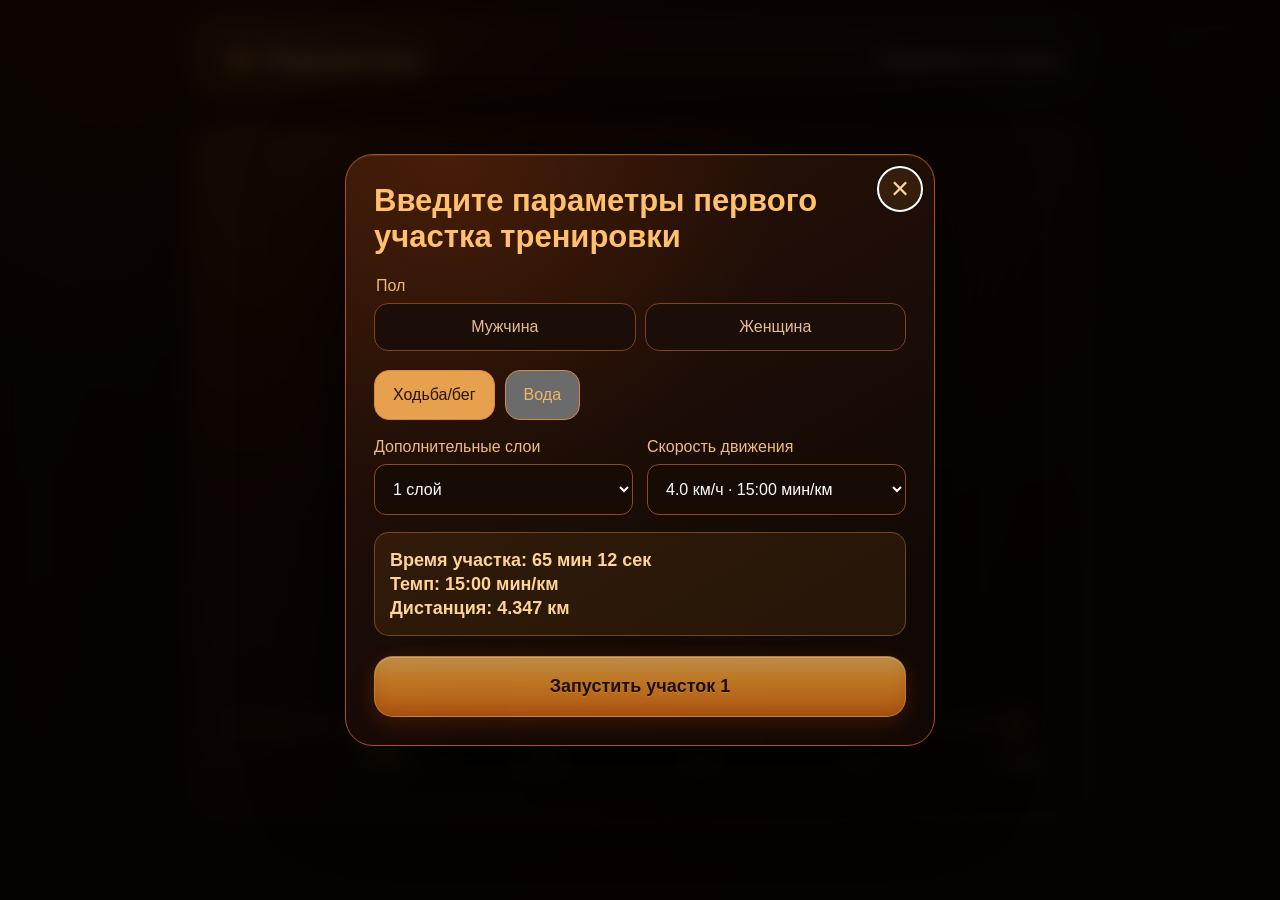
<file: easypracticecalc/index.html>
<!DOCTYPE html>
<html lang="ru">
<head>
<meta charset="UTF-8">
<meta name="viewport" content="width=device-width, initial-scale=1, viewport-fit=cover">
<meta name="theme-color" content="#281509">
<meta name="apple-mobile-web-app-capable" content="yes">
<meta name="apple-mobile-web-app-status-bar-style" content="black-translucent">
<meta name="apple-mobile-web-app-title" content="Калькулятор">
<meta name="format-detection" content="telephone=no">
<link rel="manifest" href="./manifest.webmanifest">
<link rel="apple-touch-icon" href="./icon-180.png">
<title>Калькулятор практик</title>
<style>
*{box-sizing:border-box}
html{background:#281509}
body{
  margin:0;
  min-height:100vh;
  padding:calc(20px + env(safe-area-inset-top)) calc(20px + env(safe-area-inset-right))
          calc(20px + env(safe-area-inset-bottom)) calc(20px + env(safe-area-inset-left));
  background:#281509;
  color:#fff;
  font-family:-apple-system,BlinkMacSystemFont,"Segoe UI",Arial,sans-serif;
  -webkit-font-smoothing:antialiased;
}
.card{max-width:900px;margin:auto;background:#3b2415;border-radius:20px;padding:30px}
.parameter-toggle{display:none}
.parameter-panel{display:block}
.tabs{display:flex;gap:10px;margin-bottom:25px}
.tab{
  padding:14px 25px;border-radius:12px;border:1px solid #d28a40;cursor:pointer;
  color:#f0b56d;-webkit-tap-highlight-color:transparent;user-select:none
}
.tab.active{background:#e7a04d;color:#251307}
.panel{display:none}
.panel.active{display:block}
.controls{display:flex;gap:20px;flex-wrap:wrap}
.controls>div{flex:1 1 260px}
label{display:block;color:#e7aa61;margin-bottom:8px}
select{
  width:100%;background:#25150b;color:white;border:1px solid #d28a40;border-radius:12px;
  padding:14px;min-width:0;font-size:16px
}
.result{
  margin-top:25px;background:#eca54e;color:#251307;border-radius:15px;padding:20px;
  font-size:24px;font-weight:700;line-height:1.35
}
.timer-card{
  margin-top:28px;padding:24px;border:1px solid rgba(231,160,77,.45);border-radius:18px;
  background:#321d10;text-align:center
}
.timer-heading{margin:0 0 3px;color:#f0b56d;font-size:17px;font-weight:600}
.timer-status{min-height:24px;margin:0 0 14px;color:#f4d4ae;font-size:15px}
.timer-circle{position:relative;width:220px;height:220px;margin:0 auto}
.timer-circle svg{width:100%;height:100%;transform:rotate(-90deg)}
.timer-track,.timer-progress{fill:none;stroke-width:12}
.timer-track{stroke:rgba(255,255,255,.12)}
.timer-progress{stroke:#eca54e;stroke-linecap:round;transition:stroke-dashoffset .25s linear}
.timer-center{position:absolute;inset:0;display:flex;align-items:center;justify-content:center}
.timer-time{font-size:32px;font-weight:750;letter-spacing:.03em;font-variant-numeric:tabular-nums}
.timer-cumulative{margin:12px 0 0;color:#f4d4ae;font-size:15px;font-variant-numeric:tabular-nums}
.timer-cumulative strong{color:#eca54e}
.timer-overtime{margin:8px auto 0;max-width:520px;color:#ffc36d;font-size:15px;font-weight:650;line-height:1.4;text-align:center}.timer-overtime[hidden]{display:none}
.timer-actions{display:flex;flex-wrap:wrap;justify-content:center;gap:10px;margin-top:18px}
.timer-button{
  min-width:118px;border:1px solid #d28a40;border-radius:12px;padding:12px 18px;
  background:#eca54e;color:#251307;font:inherit;font-weight:700;cursor:pointer
}
.timer-button.secondary{background:transparent;color:#f0b56d}
.timer-button:disabled{opacity:.72;cursor:not-allowed}
.timer-button[hidden]{display:none}
.next-segment-button{width:100%;margin-top:13px;background:#5a341c;color:#f4d4ae}
.next-segment-button:not(.secondary){background:#eca54e;color:#251307}
.segment-history{margin-top:28px;padding-top:22px;border-top:1px solid rgba(231,160,77,.32);text-align:left}
.segment-history[hidden]{display:none}
.segment-history h3{margin:0 0 12px;color:#f0b56d;font-size:17px}
.segment-list{display:grid;gap:9px;margin:0;padding:0;list-style:none}
.segment-item{display:flex;align-items:flex-start;gap:10px;padding:11px 13px;border-radius:12px;background:#281509;color:#f4d4ae;font-size:14px;line-height:1.4}
.segment-check{margin-left:auto;color:#eca54e;font-size:19px;font-weight:800}
select:disabled{opacity:.72;cursor:not-allowed}
.tab.locked{opacity:.72;cursor:not-allowed}
.segment-warning[hidden]{display:none}
.segment-warning{position:fixed;z-index:20;inset:0;display:grid;place-items:center;padding:20px;background:rgba(18,8,3,.72)}
.segment-warning-card{width:min(440px,100%);padding:24px;border:1px solid #d28a40;border-radius:18px;background:#3b2415;box-shadow:0 18px 50px rgba(0,0,0,.42);text-align:center}
.segment-warning-card p{margin:0 0 18px;color:#fff;font-size:17px;line-height:1.45}
.layer-progress{width:100%;margin-top:27px;padding:3px 34px 24px 0}
.layer-scale{position:relative;width:100%}
.layer-track{position:absolute;top:15px;left:0;width:100%;height:5px;border-radius:999px;background:#775136;overflow:hidden}
.layer-fill{width:0;height:100%;border-radius:inherit;background:#eca54e;transition:width .25s linear}
.layer-markers{position:relative;display:grid;grid-template-columns:repeat(5,minmax(0,1fr));width:100%}
.layer-step{position:relative;height:54px;color:#b8977d;font-size:13px}
.layer-marker{
  position:absolute;top:0;right:0;transform:translateX(50%);display:grid;width:34px;height:34px;
  place-items:center;border:2px solid #775136;border-radius:50%;background:#321d10;font-weight:750;
  transition:border-color .2s,background .2s,color .2s,box-shadow .2s
}
.layer-label{position:absolute;top:40px;right:0;transform:translateX(50%);white-space:nowrap}
.layer-label-short{display:none}
.layer-step.current{color:#f4d4ae}.layer-step.current .layer-marker{border-color:#eca54e;color:#eca54e}
.layer-step.complete{color:#f0b56d}.layer-step.complete .layer-marker{border-color:#eca54e;background:#eca54e;color:#251307}
.layer-step.target .layer-marker{box-shadow:0 0 0 3px #f4d4ae}
@media(max-width:600px){
  body{padding-top:max(8px,env(safe-area-inset-top));padding-left:max(10px,env(safe-area-inset-left));padding-right:max(10px,env(safe-area-inset-right));padding-bottom:max(10px,env(safe-area-inset-bottom))}
  .card{padding:12px;border-radius:18px}
  .parameter-toggle{
    display:flex;align-items:center;justify-content:space-between;gap:12px;width:100%;min-height:48px;
    padding:10px 13px;border:1px solid #d28a40;border-radius:12px;background:#321d10;color:#fff;
    font:inherit;text-align:left;cursor:pointer
  }
  .parameter-toggle-label{color:#f0b56d;font-weight:750}
  .parameter-summary{min-width:0;overflow:hidden;color:#f4d4ae;font-size:14px;text-overflow:ellipsis;white-space:nowrap}
  .parameters.mobile-collapsed .parameter-panel{display:none}
  .parameter-panel{padding-top:12px}
  .tabs{gap:8px}
  .tab{flex:1;text-align:center;padding:11px 8px;font-size:15px}
  .controls{gap:14px}
  .result{margin-top:14px;padding:14px;font-size:19px}
  .timer-card{margin-top:10px;padding:12px 8px}
  .timer-heading{font-size:16px}
  .timer-status{margin-bottom:8px}
  .timer-circle{width:190px;height:190px}
  .timer-time{font-size:27px}
  .timer-cumulative{margin-top:7px}
  .timer-actions{margin-top:11px}
  .timer-button{min-width:100px;flex:1 1 120px}
  .next-segment-button{flex-basis:100%;margin-top:9px}
  .segment-history{margin-top:18px;padding-top:16px}
  .segment-item{align-items:center;font-size:13px}
  .segment-item>span:first-child{min-width:0;overflow-wrap:anywhere}
  .layer-progress{margin-top:18px;padding-right:24px;padding-bottom:20px}
  .layer-label-full{display:none}
  .layer-label-short{display:inline}
}
/* Layered copper-and-amber workout dashboard. Calculator values stay unchanged. */
:root{
  color-scheme:dark;
  --bg-deep:#080403;--bg-night:#100704;--bg-panel:#180b06;--brown-dark:#241006;
  --brown-warm:#3a1808;--copper-muted:#6f3518;--copper:#b45b20;--amber:#ef8520;
  --amber-bright:#ffad3d;--gold:#ffd06f;--cream:#fff0d5;--text-muted:#c9a57f;
  --edge-dim:rgba(164,78,28,.34);--edge-hot:rgba(255,174,64,.72);--shadow-deep:rgba(0,0,0,.62);
}
html{background:var(--bg-deep)}
body{padding:calc(18px + env(safe-area-inset-top)) max(12px,env(safe-area-inset-right)) calc(34px + env(safe-area-inset-bottom)) max(12px,env(safe-area-inset-left));background:radial-gradient(ellipse at 18% -8%,rgba(168,65,10,.22),transparent 34rem),radial-gradient(ellipse at 50% 32rem,rgba(126,46,7,.13),transparent 31rem),radial-gradient(ellipse at 48% 82%,rgba(92,35,8,.09),transparent 27rem),linear-gradient(155deg,var(--bg-night),var(--bg-deep) 72%);background-attachment:fixed;color:var(--cream)}
body::before{content:"";position:fixed;z-index:-1;inset:0;pointer-events:none;background:radial-gradient(ellipse at center,transparent 25%,rgba(0,0,0,.16) 68%,rgba(0,0,0,.55) 115%)}
body.modal-open{overflow:hidden}button,select{font:inherit}.app-shell{width:min(100%,900px);margin:auto}
.parameter-toggle,.timer-card,.segment-history,.segment-item,.timer-button.secondary,.next-segment-button{border:1px solid transparent;background-clip:padding-box,border-box}
.parameter-toggle{display:flex;position:relative;align-items:center;width:100%;min-height:82px;padding:17px 24px;border-radius:28px;background:radial-gradient(circle at 12% 0,rgba(192,78,12,.21),transparent 37%),linear-gradient(108deg,rgba(48,20,8,.97),rgba(14,8,5,.98)) padding-box,linear-gradient(118deg,var(--edge-hot),rgba(126,55,20,.46) 48%,rgba(255,204,125,.26)) border-box;box-shadow:0 18px 52px rgba(0,0,0,.34),inset 0 1px rgba(255,226,175,.13),inset 0 -18px 35px rgba(0,0,0,.18),0 0 20px rgba(165,66,7,.06);color:var(--cream);cursor:pointer;text-align:left}
.parameter-toggle::after{content:"";position:absolute;inset:2px;border-radius:26px;pointer-events:none;background:linear-gradient(112deg,rgba(255,206,128,.05),transparent 34%,rgba(255,160,43,.025) 72%,transparent)}
.parameter-toggle-icon{display:grid;flex:0 0 48px;height:48px;place-items:center;color:var(--amber-bright);filter:drop-shadow(0 0 8px rgba(242,128,25,.27))}.parameter-toggle-icon svg{width:33px;height:33px;fill:none;stroke:currentColor;stroke-width:2;stroke-linecap:round}
.parameter-toggle-copy{display:flex;min-width:0;flex:1;align-items:center;justify-content:space-between;gap:18px}.parameter-toggle-label{flex:0 0 auto;color:var(--gold);font-size:clamp(21px,4vw,28px);font-weight:790;letter-spacing:.005em}.parameter-summary{min-width:0;flex:1 1 auto;color:#ead4bb;font-size:clamp(13px,2.7vw,18px);font-weight:480;line-height:1.25;text-align:right;white-space:nowrap}
.timer-card{position:relative;isolation:isolate;overflow:hidden;margin-top:22px;padding:32px 34px 32px;border-radius:32px;background:radial-gradient(ellipse at 15% 3%,rgba(199,79,10,.25),transparent 37%),radial-gradient(circle at 50% 35%,rgba(180,68,7,.17),transparent 32%),radial-gradient(ellipse at 92% 78%,rgba(0,0,0,.38),transparent 47%),linear-gradient(145deg,#271006,#120805 72%,#090503) padding-box,linear-gradient(135deg,rgba(255,169,52,.77),rgba(121,50,17,.42) 40%,rgba(244,154,53,.22) 72%,rgba(255,215,145,.43)) border-box;box-shadow:0 30px 92px var(--shadow-deep),inset 0 1px rgba(255,220,157,.12),inset 0 -44px 70px rgba(0,0,0,.27),0 0 38px rgba(163,58,4,.08);text-align:center}
.timer-card::before{content:"";position:absolute;z-index:-1;inset:-12% 8% 39%;pointer-events:none;background:radial-gradient(ellipse,rgba(231,95,9,.14),transparent 67%);filter:blur(20px)}.timer-card::after{content:"";position:absolute;z-index:-1;inset:1px;border-radius:30px;pointer-events:none;background:linear-gradient(115deg,rgba(255,223,169,.045),transparent 31%,transparent 68%,rgba(0,0,0,.18))}
.timer-heading{margin:0;color:var(--amber-bright);font-size:clamp(26px,5.4vw,38px);font-weight:840;letter-spacing:.005em;text-shadow:0 2px 18px rgba(230,100,8,.16)}.timer-status{min-height:29px;margin:7px 0 16px;color:#efc38b;font-size:clamp(16px,3.4vw,21px);font-weight:450;letter-spacing:.01em}
.timer-circle{position:relative;width:clamp(238px,54vw,350px);height:clamp(238px,54vw,350px);margin:0 auto;filter:drop-shadow(0 19px 30px rgba(0,0,0,.32))}
.timer-circle::before{content:"";position:absolute;z-index:1;inset:7.1%;border-radius:50%;pointer-events:none;background:radial-gradient(circle at 48% 40%,rgba(255,205,130,.13),transparent 28%),radial-gradient(circle,transparent 44%,rgba(27,9,2,.1) 64%,rgba(9,4,2,.62) 100%),linear-gradient(rgba(91,31,3,.08),rgba(20,6,2,.3));box-shadow:inset 0 0 19px rgba(255,177,68,.16),inset 0 0 48px rgba(0,0,0,.3)}
.timer-circle::after{content:"";position:absolute;z-index:1;inset:8.1%;border-radius:50%;pointer-events:none;box-shadow:inset 0 1px rgba(255,222,164,.24),inset 0 -12px 28px rgba(0,0,0,.24),0 0 0 1px rgba(122,56,21,.36)}
.timer-backdrop{position:absolute;z-index:0;inset:7.2%;width:85.6%;height:85.6%;border-radius:50%;object-fit:cover;filter:saturate(.8) brightness(.62) contrast(1.09) sepia(.08);transition:opacity .24s ease}.timer-backdrop[hidden]{display:none}
.timer-circle svg{position:relative;z-index:2;width:100%;height:100%;overflow:visible;transform:rotate(-90deg)}
.timer-track-outer,.timer-track,.timer-progress-glow,.timer-progress,.timer-progress-highlight,.timer-progress-lead{fill:none;transform-origin:center;stroke-linecap:round}
.timer-track-outer{stroke:#2f170d;stroke-width:16;filter:drop-shadow(0 1px 1px rgba(255,177,83,.11))}.timer-track{stroke:url(#timerTrackGradient);stroke-width:11}.timer-progress-glow{stroke:#ff8d1f;stroke-width:17;opacity:.24;filter:url(#timerArcGlow)}.timer-progress{stroke:url(#timerArcGradient);stroke-width:11;transition:stroke-dashoffset .25s linear}.timer-progress-highlight{stroke:url(#timerHighlightGradient);stroke-width:3.1;opacity:.82;transition:stroke-dashoffset .25s linear}.timer-progress-lead{stroke:#fff0ae;stroke-width:8;filter:url(#timerLeadGlow);transition:stroke-dashoffset .25s linear}
.timer-center{z-index:3}.timer-time{color:#fffaf0;font-size:clamp(39px,9vw,64px);font-weight:820;letter-spacing:.015em;text-shadow:0 1px 2px rgba(42,14,2,.9),0 0 11px rgba(255,195,105,.22);font-variant-numeric:tabular-nums}.timer-cumulative{margin:15px 0 0;color:#e8c49b;font-size:clamp(16px,3.4vw,21px);font-weight:450}.timer-cumulative strong{color:var(--amber-bright);font-weight:800;letter-spacing:.02em}
.timer-actions{gap:14px;margin-top:24px}.timer-button{display:inline-flex;min-height:61px;align-items:center;justify-content:center;gap:10px;padding:14px 24px;border:1px solid rgba(255,183,81,.72);border-radius:19px;background:linear-gradient(180deg,#ffc064 0%,#ffa231 38%,#ed7618 100%);box-shadow:inset 0 1px rgba(255,249,218,.72),inset 0 -7px 14px rgba(145,49,2,.18),0 9px 23px rgba(188,67,3,.26),0 0 21px rgba(255,139,26,.1);color:#281005;font-size:18px;font-weight:810;text-shadow:0 1px rgba(255,220,148,.38);cursor:pointer}.timer-button:hover:not(:disabled){filter:brightness(1.045)}.timer-button:active:not(:disabled){transform:translateY(1px);box-shadow:inset 0 2px 8px rgba(111,35,1,.24),0 4px 12px rgba(0,0,0,.3)}
.timer-button.secondary,.next-segment-button{background:radial-gradient(circle at 23% 0,rgba(151,59,8,.13),transparent 47%),linear-gradient(145deg,rgba(42,18,8,.92),rgba(15,8,5,.97)) padding-box,linear-gradient(135deg,rgba(255,165,48,.83),rgba(120,48,18,.45) 54%,rgba(245,160,57,.55)) border-box;box-shadow:inset 0 1px rgba(255,213,141,.08),inset 0 -11px 24px rgba(0,0,0,.15),0 8px 20px rgba(0,0,0,.2);color:#f7b95e;text-shadow:none}.button-icon{display:inline-grid;width:34px;height:34px;flex:0 0 auto;place-items:center;line-height:1}.button-icon.wide{width:43px;height:27px}.button-icon img{display:block;width:100%;height:100%;object-fit:contain;filter:drop-shadow(0 0 5px rgba(255,142,27,.22))}.timer-actions .timer-button{flex:1 1 180px}.next-segment-button{width:100%;min-height:62px;margin-top:16px}.next-segment-button:not(.secondary){background:linear-gradient(180deg,#ffc064,#ff9d2c 42%,#ea7417);color:#281005}
.layer-progress{margin-top:31px;padding:10px 38px 27px 0}.layer-track{top:17px;height:5px;overflow:visible;background:linear-gradient(180deg,#70401f,#4a2817);box-shadow:inset 0 1px rgba(255,191,105,.13),0 1px 4px rgba(0,0,0,.45)}.layer-fill{position:relative;background:linear-gradient(90deg,#d56b1d,var(--amber-bright) 58%,var(--gold));box-shadow:0 0 7px rgba(255,145,31,.45)}.layer-fill::after{content:"";position:absolute;inset:0;background:linear-gradient(180deg,rgba(255,241,196,.38),transparent 55%);border-radius:inherit}.layer-marker{position:absolute;width:42px;height:42px;border:1px solid var(--copper-muted);background:radial-gradient(circle at 50% 38%,#2d1409,#170b06 72%);box-shadow:inset 0 1px rgba(255,190,105,.06),inset 0 -8px 13px rgba(0,0,0,.2);color:#bf9064;font-weight:720}.layer-marker::before,.layer-marker::after{content:"";position:absolute;pointer-events:none;border-radius:50%}.layer-step.complete .layer-marker{border-color:#e99a39;background:radial-gradient(circle at 34% 20%,#ffd987,#ffac3f 36%,#df7319 100%);box-shadow:inset 0 2px rgba(255,250,216,.72),inset 0 -7px 12px rgba(145,49,2,.24),0 0 10px rgba(245,126,20,.25);color:#2b1105}.layer-step.complete .layer-marker::before{inset:3px 7px auto;height:7px;background:linear-gradient(180deg,rgba(255,255,232,.48),transparent)}
.layer-step.current .layer-marker{z-index:3;border:2px solid var(--gold);background:radial-gradient(circle at 48% 42%,#2b140a,#120906 72%);box-shadow:inset 0 0 0 2px rgba(255,153,37,.19),inset 0 1px rgba(255,244,204,.28),0 0 13px rgba(255,139,20,.52);color:var(--gold)}.layer-step.current .layer-marker::before{inset:-8px;border:2px solid rgba(255,174,52,.62);box-shadow:0 0 12px rgba(255,132,11,.52),inset 0 0 9px rgba(255,164,41,.22)}.layer-step.current .layer-marker::after{inset:-18px;background:repeating-conic-gradient(from 7deg,rgba(255,177,56,.32) 0 2deg,transparent 2deg 24deg);-webkit-mask:radial-gradient(circle,transparent 53%,#000 55% 59%,transparent 62%);mask:radial-gradient(circle,transparent 53%,#000 55% 59%,transparent 62%);filter:drop-shadow(0 0 5px rgba(255,133,12,.38));opacity:.68}.layer-step.target:not(.current) .layer-marker{box-shadow:inset 0 0 0 1px rgba(255,166,50,.18),0 0 0 3px rgba(116,48,17,.26)}.layer-label{top:47px;color:#b98a62}.layer-step.complete .layer-label,.layer-step.current .layer-label{color:#eaaa56}
.segment-history{position:relative;margin-top:27px;padding:24px 20px 22px;border-radius:30px;background:radial-gradient(ellipse at 15% 0,rgba(147,55,8,.17),transparent 38%),linear-gradient(150deg,rgba(28,13,7,.96),rgba(10,6,4,.98)) padding-box,linear-gradient(135deg,rgba(226,126,31,.5),rgba(101,43,18,.26) 57%,rgba(235,150,58,.32)) border-box;box-shadow:inset 0 1px rgba(255,213,145,.07),inset 0 -25px 48px rgba(0,0,0,.17),0 18px 45px rgba(0,0,0,.27)}.segment-history h2{margin:0 0 16px;color:#f5b85c;font-size:clamp(21px,4vw,27px);font-weight:780}.segment-list{gap:13px}.segment-item{position:relative;display:grid;grid-template-columns:58px minmax(0,1fr) 50px;align-items:center;gap:15px;padding:14px 17px;border-radius:23px;background:radial-gradient(circle at 12% 50%,rgba(198,80,9,.26),transparent 25%),radial-gradient(ellipse at 56% 45%,rgba(126,47,8,.2),transparent 44%),linear-gradient(100deg,#1a0c06,#371608 48%,#160a05) padding-box,linear-gradient(120deg,rgba(244,144,42,.69),rgba(121,51,19,.4) 53%,rgba(225,125,35,.55)) border-box;box-shadow:inset 0 1px rgba(255,221,157,.12),inset 0 -13px 26px rgba(0,0,0,.19),0 9px 25px rgba(0,0,0,.23);font-size:15px}.segment-item::after{content:"";position:absolute;inset:1px;border-radius:21px;pointer-events:none;background:linear-gradient(105deg,rgba(255,198,108,.045),transparent 35%,rgba(0,0,0,.08))}.segment-type-icon,.segment-check{display:grid;width:50px;height:50px;place-items:center;border-radius:50%;color:var(--amber-bright)}.segment-type-icon{position:relative;z-index:1;filter:drop-shadow(0 0 9px rgba(255,130,13,.27))}.segment-type-icon img{display:block;width:100%;height:100%;object-fit:contain}.segment-copy{position:relative;z-index:1;min-width:0}.segment-primary{display:block;color:#ffe0b5;font-size:17px;font-weight:690}.segment-secondary{display:block;margin-top:4px;color:var(--text-muted);font-size:14px;font-weight:430}.segment-check{position:relative;z-index:1;border:1px solid #c66a25;background:radial-gradient(circle at 40% 35%,#3a1808,#180b06 72%);box-shadow:inset 0 1px rgba(255,221,155,.17),inset 0 0 0 3px rgba(255,144,28,.08),0 0 13px rgba(255,122,8,.2);color:var(--amber-bright);font-size:29px;font-weight:760;text-shadow:0 0 9px rgba(255,142,25,.46)}
.segment-overtime{display:block;margin-top:7px;padding:6px 9px;border-left:2px solid #f59a2c;border-radius:0 8px 8px 0;background:rgba(246,139,31,.08);color:#ffc16a;font-size:13px;font-weight:650}
.parameter-modal[hidden],.segment-warning[hidden],.reset-confirmation[hidden]{display:none}.parameter-modal,.segment-warning,.reset-confirmation{position:fixed;z-index:30;inset:0;display:grid;place-items:center;padding:max(18px,env(safe-area-inset-top)) 16px max(18px,env(safe-area-inset-bottom));background:rgba(7,3,2,.82);backdrop-filter:blur(10px)}.parameter-modal-card{position:relative;width:min(100%,590px);max-height:min(760px,calc(100dvh - 36px));overflow:auto;padding:28px;border:1px solid #a85220;border-radius:28px;background:radial-gradient(circle at 18% 0,rgba(171,66,8,.23),transparent 43%),linear-gradient(150deg,#2b1308,#110805 82%);box-shadow:0 30px 90px rgba(0,0,0,.67),inset 0 1px rgba(255,213,145,.1)}.modal-close{position:absolute;top:12px;right:12px;display:grid;width:44px;height:44px;place-items:center;border:0;border-radius:50%;background:rgba(255,166,58,.1);color:#ffd59c;font-size:31px;cursor:pointer}.modal-title{margin:0 45px 22px 0;color:#ffc16d;font-size:clamp(23px,5vw,31px)}.modal-locked-notice{margin:0 0 18px;padding:12px 14px;border:1px solid rgba(242,151,58,.35);border-radius:13px;background:rgba(255,166,58,.08);color:#f6d2a6;line-height:1.4}.modal-locked-notice[hidden]{display:none}.sex-fieldset{margin:0 0 19px;padding:0;border:0}.sex-fieldset legend{margin-bottom:8px;color:#edb975}.sex-options{display:grid;grid-template-columns:1fr 1fr;gap:9px}.sex-option{min-height:48px;border:1px solid #81431f;border-radius:14px;background:#1b0d07;color:#e5bd91;cursor:pointer}.sex-option[aria-pressed="true"]{border-color:#ffad40;background:linear-gradient(180deg,#ffbc59,#e97a1b);color:#261006;font-weight:800}.sex-option:disabled{opacity:.72;cursor:not-allowed}.parameter-panel{display:block;padding:0}.tabs{margin-bottom:18px}.tab{display:flex;align-items:center;justify-content:center;min-height:50px;padding:11px 18px;border-radius:15px}.controls{gap:14px}.controls>div{flex-basis:220px}label{color:#efbd7d}select{min-height:51px;border-color:#8c4a24;background:#170b06}.result{margin:17px 0 0;padding:15px;border:1px solid rgba(255,176,66,.32);background:rgba(255,165,47,.09);color:#ffd494;font-size:18px}.modal-start{width:100%;margin-top:20px}.segment-warning{z-index:40}.segment-warning-card{border-color:#b15a24;background:linear-gradient(150deg,#2d150a,#120805)}.reset-confirmation{z-index:45}.reset-confirmation-card{width:min(100%,520px);padding:27px;border:1px solid transparent;border-radius:25px;background:radial-gradient(circle at 20% 0,rgba(193,74,8,.23),transparent 46%),linear-gradient(150deg,#2a1208,#100705 84%) padding-box,linear-gradient(135deg,rgba(255,174,63,.72),rgba(117,47,18,.42) 58%,rgba(240,142,45,.48)) border-box;box-shadow:0 28px 85px rgba(0,0,0,.68),inset 0 1px rgba(255,222,167,.1);text-align:center}.reset-confirmation-text{margin:0;color:#f7dcc0;font-size:clamp(17px,3.8vw,21px);line-height:1.5}.reset-confirmation-text strong{display:block;margin-bottom:9px;color:#ffbd62;font-weight:790}.reset-confirmation-actions{display:flex;gap:11px;margin-top:24px}.reset-confirmation-actions .timer-button{min-width:0;flex:1 1 0}
@media(max-width:600px){body{padding-top:max(9px,env(safe-area-inset-top));padding-bottom:max(15px,env(safe-area-inset-bottom))}.app-shell{width:100%}.parameter-toggle{min-height:64px;padding:11px 14px;border-radius:21px}.parameter-toggle::after{border-radius:19px}.parameter-toggle-icon{flex-basis:39px;height:39px}.parameter-toggle-icon svg{width:28px;height:28px}.parameter-toggle-copy{gap:8px}.parameter-toggle-label{font-size:clamp(17px,5.1vw,20px)}.parameter-summary{font-size:clamp(11px,3.15vw,13px);letter-spacing:-.01em}.timer-card{margin-top:11px;padding:18px 12px 18px;border-radius:25px}.timer-heading{font-size:clamp(21px,6vw,25px)}.timer-status{min-height:20px;margin:3px 0 6px;font-size:clamp(13px,3.7vw,15px)}.timer-circle{width:clamp(195px,59vw,240px);height:clamp(195px,59vw,240px)}.timer-time{font-size:clamp(31px,10vw,43px)}.timer-cumulative{margin-top:5px;font-size:14px}.timer-actions{margin-top:13px;gap:9px}.timer-actions .timer-button{min-height:51px;flex-basis:120px;padding:8px 11px;font-size:16px}.button-icon{width:30px;height:30px}.button-icon.wide{width:38px;height:24px}.next-segment-button{min-height:51px;margin-top:10px;padding:8px 11px;font-size:16px}.layer-progress{margin-top:18px;padding:9px 21px 19px 0}.layer-marker{width:34px;height:34px;font-size:12px}.layer-track{top:14px}.layer-label{top:39px}.segment-history{margin-top:14px;padding:17px 11px 15px;border-radius:23px}.segment-history h2{margin-bottom:12px;font-size:20px}.segment-item{grid-template-columns:46px minmax(0,1fr) 42px;padding:11px 10px;gap:9px;border-radius:19px}.segment-type-icon,.segment-check{width:42px;height:42px}.segment-primary{font-size:14px}.segment-secondary{font-size:12.5px}.segment-check{font-size:23px}.parameter-modal,.reset-confirmation{align-items:end;padding:8px 8px max(8px,env(safe-area-inset-bottom))}.parameter-modal-card{max-height:calc(100dvh - max(16px,env(safe-area-inset-top)));padding:23px 17px 18px;border-radius:24px 24px 18px 18px}.reset-confirmation-card{padding:23px 16px 17px;border-radius:24px}.reset-confirmation-actions{margin-top:19px}.modal-title{font-size:23px}.controls{display:grid}.tabs{margin-bottom:13px}.result{font-size:16px}.modal-start{min-height:52px;margin-top:15px}}
@media(max-width:375px){.parameter-toggle{padding-inline:11px}.parameter-toggle-icon{flex-basis:35px}.parameter-toggle-label{font-size:17px}.parameter-summary{font-size:10.5px}.timer-circle{width:190px;height:190px}.timer-card{padding-left:8px;padding-right:8px}.timer-heading{font-size:20px}.layer-progress{margin-top:14px}}
</style>
</head>
<body>
<main class="app-shell">
  <button class="parameter-toggle" id="parameterToggle" type="button" aria-haspopup="dialog" aria-controls="parameterModal">
    <span class="parameter-toggle-icon" aria-hidden="true"><svg viewBox="0 0 32 32"><path d="M5 8h22M5 16h22M5 24h22"/><circle cx="21" cy="8" r="3"/><circle cx="11" cy="16" r="3"/><circle cx="23" cy="24" r="3"/></svg></span>
    <span class="parameter-toggle-copy">
      <span class="parameter-toggle-label">Параметры</span>
      <span class="parameter-summary" id="parameterSummary">Параметры не заданы</span>
    </span>
  </button>
  <section class="timer-card" id="timerCard" aria-labelledby="timerPractice">
    <h1 class="timer-heading" id="timerPractice">Новая тренировка</h1>
    <p class="timer-status" id="timerStatus" aria-live="polite">Настройте первый участок</p>
    <div class="timer-circle">
      <img class="timer-backdrop" id="timerBackdrop" alt="" aria-hidden="true" decoding="async" hidden>
      <svg viewBox="0 0 220 220" aria-hidden="true">
        <defs>
          <linearGradient id="timerTrackGradient" x1="22" y1="24" x2="198" y2="196" gradientUnits="userSpaceOnUse">
            <stop offset="0" stop-color="#6f3518"></stop>
            <stop offset="0.42" stop-color="#32180d"></stop>
            <stop offset="0.78" stop-color="#4b2514"></stop>
            <stop offset="1" stop-color="#7b3d1b"></stop>
          </linearGradient>
          <linearGradient id="timerArcGradient" x1="24" y1="194" x2="196" y2="26" gradientUnits="userSpaceOnUse">
            <stop offset="0" stop-color="#d96b18"></stop>
            <stop offset="0.34" stop-color="#ff9226"></stop>
            <stop offset="0.67" stop-color="#ffd06f"></stop>
            <stop offset="1" stop-color="#ff9d2e"></stop>
          </linearGradient>
          <linearGradient id="timerHighlightGradient" x1="35" y1="185" x2="190" y2="35" gradientUnits="userSpaceOnUse">
            <stop offset="0" stop-color="#ffb646" stop-opacity=".28"></stop>
            <stop offset=".58" stop-color="#fff3c5" stop-opacity=".92"></stop>
            <stop offset="1" stop-color="#ffd277" stop-opacity=".55"></stop>
          </linearGradient>
          <filter id="timerArcGlow" x="-40%" y="-40%" width="180%" height="180%">
            <feGaussianBlur stdDeviation="5.5"></feGaussianBlur>
          </filter>
          <filter id="timerLeadGlow" x="-180%" y="-180%" width="460%" height="460%">
            <feGaussianBlur stdDeviation="2.7" result="blur"></feGaussianBlur>
            <feMerge><feMergeNode in="blur"></feMergeNode><feMergeNode in="SourceGraphic"></feMergeNode></feMerge>
          </filter>
        </defs>
        <circle class="timer-track-outer" cx="110" cy="110" r="94"></circle>
        <circle class="timer-track" cx="110" cy="110" r="94"></circle>
        <circle class="timer-progress-glow" id="timerProgressGlow" cx="110" cy="110" r="94"></circle>
        <circle class="timer-progress" id="timerProgress" cx="110" cy="110" r="94"></circle>
        <circle class="timer-progress-highlight" id="timerProgressHighlight" cx="110" cy="110" r="94"></circle>
        <circle class="timer-progress-lead" id="timerProgressLead" cx="110" cy="110" r="94"></circle>
      </svg>
      <div class="timer-center"><time class="timer-time" id="timerTime">00:00:00</time></div>
    </div>
    <p class="timer-cumulative">Суммарное время: <strong id="timerCumulative">00:00:00</strong></p>
    <p class="timer-overtime" id="timerOvertime" role="status" hidden></p>
    <div class="timer-actions">
      <button class="timer-button" id="timerPause" type="button" hidden><span class="button-icon" aria-hidden="true"><img src="./assets/button-pause.webp" alt="" width="128" height="128"></span><span>Пауза</span></button>
      <button class="timer-button" id="timerResume" type="button" hidden><span class="button-icon" aria-hidden="true"><img src="./assets/button-play.webp" alt="" width="128" height="128"></span><span>Продолжить</span></button>
      <button class="timer-button secondary" id="timerReset" type="button" hidden><span class="button-icon" aria-hidden="true"><img src="./assets/button-reset.webp" alt="" width="128" height="128"></span><span>Сбросить</span></button>
    </div>
    <button class="timer-button next-segment-button" id="timerNext" type="button" hidden><span class="button-icon wide" aria-hidden="true"><img id="timerNextIcon" src="./assets/button-next.webp" alt="" width="160" height="80"></span><span class="next-segment-label">Следующий отрезок</span></button>
    <div class="layer-progress" id="layerProgress" role="progressbar"
         aria-label="Глубина прохождения практики по пяти слоям"
         aria-valuemin="0" aria-valuemax="5" aria-valuenow="0"></div>
  </section>
  <section class="segment-history" id="segmentHistory" hidden>
    <h2>Отрезки тренировки</h2>
    <ol class="segment-list" id="segmentList"></ol>
  </section>
</main>

<div class="parameter-modal" id="parameterModal" role="dialog" aria-modal="true" aria-labelledby="parameterModalTitle" hidden>
  <div class="parameter-modal-card" tabindex="-1">
    <button class="modal-close" id="parameterModalClose" type="button" aria-label="Закрыть параметры">×</button>
    <h2 class="modal-title" id="parameterModalTitle">Введите параметры первого участка тренировки</h2>
    <p class="modal-locked-notice" id="parameterLockedNotice" hidden>Параметры текущего участка нельзя изменить до его завершения.</p>
    <fieldset class="sex-fieldset" id="sexFieldset">
      <legend>Пол</legend>
      <div class="sex-options">
        <button class="sex-option" type="button" data-sex="male" aria-pressed="false">Мужчина</button>
        <button class="sex-option" type="button" data-sex="female" aria-pressed="false">Женщина</button>
      </div>
    </fieldset>
    <div class="parameter-panel" id="parameterPanel">
      <div class="tabs" role="tablist" aria-label="Практика">
        <button class="tab active" type="button" role="tab" aria-selected="true" data-practice="move" onclick="openTab('move',this)">Ходьба/бег</button>
        <button class="tab" type="button" role="tab" aria-selected="false" data-practice="water" onclick="openTab('water',this)">Вода</button>
      </div>
      <div id="water" class="panel" role="tabpanel">
        <div class="controls">
          <div><label for="waterLayer">Дополнительные слои</label><select id="waterLayer"></select></div>
          <div><label for="waterTemp">Температура воды</label><select id="waterTemp"></select></div>
        </div>
        <div class="result" id="waterResult"></div>
      </div>
      <div id="move" class="panel active" role="tabpanel">
        <div class="controls">
          <div><label for="moveLayer">Дополнительные слои</label><select id="moveLayer"></select></div>
          <div><label for="moveSpeed">Скорость движения</label><select id="moveSpeed"></select></div>
        </div>
        <div class="result" id="moveResult"></div>
      </div>
    </div>
    <button class="timer-button modal-start" id="timerStart" type="button">Запустить участок 1</button>
  </div>
</div>

<div class="segment-warning" id="segmentWarning" role="alertdialog" aria-modal="true"
     aria-labelledby="segmentWarningText" hidden>
  <div class="segment-warning-card">
    <p id="segmentWarningText">Чтобы начать следующий отрезок, завершите текущий с теми же параметрами.</p>
    <button class="timer-button" id="segmentWarningClose" type="button">Понятно</button>
  </div>
</div>

<div class="reset-confirmation" id="resetConfirmation" role="alertdialog" aria-modal="true"
     aria-labelledby="resetConfirmationText" hidden>
  <div class="reset-confirmation-card" tabindex="-1">
    <p class="reset-confirmation-text" id="resetConfirmationText">
      <strong>⚠️Вы точно уверены, что хотите сбросить результаты?</strong>
      Будут сброшены результаты всей тренировки. Очищение начнётся снова с первого слоя.🔄
    </p>
    <div class="reset-confirmation-actions">
      <button class="timer-button secondary" id="resetConfirmationCancel" type="button">Отмена</button>
      <button class="timer-button" id="resetConfirmationConfirm" type="button">Сбросить</button>
    </div>
  </div>
</div>

<script src="./timer_logic.js"></script>
<script>
const waterData={"28":{"1":14.6,"2":29.1,"3":43.6,"4":58.1,"5":72.7},"27":{"1":13.1,"2":26.1,"3":39.2,"4":52.2,"5":65.2},"26":{"1":11.8,"2":23.5,"3":35.2,"4":46.9,"5":58.6},"25":{"1":10.6,"2":21.1,"3":31.6,"4":42.1,"5":52.6},"24":{"1":9.5,"2":18.9,"3":28.3,"4":37.8,"5":47.2},"23":{"1":8.5,"2":17.0,"3":25.4,"4":33.9,"5":42.4},"22":{"1":7.6,"2":15.2,"3":22.8,"4":30.4,"5":38.0},"21":{"1":6.9,"2":13.7,"3":20.5,"4":27.3,"5":34.2},"20":{"1":6.2,"2":12.3,"3":18.4,"4":24.5,"5":30.7},"19":{"1":5.5,"2":11.0,"3":16.5,"4":22.0,"5":27.5},"18":{"1":5.0,"2":9.9,"3":14.8,"4":19.8,"5":24.7},"17":{"1":4.5,"2":8.9,"3":13.3,"4":17.8,"5":22.2},"16":{"1":4.0,"2":8.0,"3":12.0,"4":15.9,"5":19.9},"15":{"1":3.6,"2":7.2,"3":10.8,"4":14.3,"5":17.9},"14":{"1":3.3,"2":6.5,"3":9.7,"4":12.9,"5":16.1},"13":{"1":2.9,"2":5.8,"3":8.7,"4":11.5,"5":14.4},"12":{"1":2.6,"2":5.2,"3":7.8,"4":10.4,"5":13.0},"11":{"1":2.4,"2":4.7,"3":7.0,"4":9.3,"5":11.6},"10":{"1":2.1,"2":4.2,"3":6.3,"4":8.4,"5":10.4},"9":{"1":1.9,"2":3.8,"3":5.6,"4":7.5,"5":9.4},"8":{"1":1.7,"2":3.4,"3":5.1,"4":6.8,"5":8.4},"7":{"1":1.6,"2":3.1,"3":4.6,"4":6.1,"5":7.6},"6":{"1":1.4,"2":2.7,"3":4.1,"4":5.4,"5":6.8},"5":{"1":1.3,"2":2.5,"3":3.7,"4":4.9,"5":6.1},"4":{"1":1.1,"2":2.2,"3":3.3,"4":4.4,"5":5.5}};
const moveData={"4.0":{"1":65.2,"2":130.4,"3":195.5,"4":260.7,"5":325.9},"4.1":{"1":63.2,"2":126.4,"3":189.6,"4":252.8,"5":316.0},"4.2":{"1":61.4,"2":122.7,"3":184.0,"4":245.4,"5":306.7},"4.3":{"1":59.6,"2":119.2,"3":178.7,"4":238.3,"5":297.8},"4.4":{"1":57.9,"2":115.8,"3":173.6,"4":231.5,"5":289.3},"4.5":{"1":56.3,"2":112.5,"3":168.8,"4":225.0,"5":281.3},"4.6":{"1":54.7,"2":109.4,"3":164.1,"4":218.8,"5":273.5},"4.7":{"1":53.3,"2":106.5,"3":159.7,"4":212.9,"5":266.1},"4.8":{"1":51.9,"2":103.7,"3":155.5,"4":207.3,"5":259.1},"4.9":{"1":50.5,"2":101.0,"3":151.4,"4":201.9,"5":252.3},"5.0":{"1":49.2,"2":98.4,"3":147.5,"4":196.7,"5":245.8},"5.5":{"1":43.5,"2":86.9,"3":130.3,"4":173.7,"5":217.1},"6.0":{"1":38.7,"2":77.4,"3":116.0,"4":154.7,"5":193.4},"6.5":{"1":34.7,"2":69.4,"3":104.1,"4":138.8,"5":173.4},"7.0":{"1":31.3,"2":62.6,"3":93.9,"4":125.2,"5":156.5},"7.5":{"1":28.4,"2":56.8,"3":85.2,"4":113.6,"5":142.0},"8.0":{"1":25.9,"2":51.8,"3":77.7,"4":103.6,"5":129.5},"8.5":{"1":23.7,"2":47.4,"3":71.1,"4":94.8,"5":118.5},"9.0":{"1":21.8,"2":43.6,"3":65.4,"4":87.1,"5":108.9},"9.5":{"1":20.1,"2":40.2,"3":60.2,"4":80.3,"5":100.4},"10.0":{"1":18.6,"2":37.1,"3":55.7,"4":74.2,"5":92.8},"10.5":{"1":17.2,"2":34.4,"3":51.6,"4":68.8,"5":86.0},"11.0":{"1":16.0,"2":32.0,"3":48.0,"4":64.0,"5":79.9},"11.5":{"1":14.9,"2":29.8,"3":44.7,"4":59.6,"5":74.4},"12.0":{"1":13.9,"2":27.8,"3":41.7,"4":55.6,"5":69.5},"12.5":{"1":13.0,"2":26.0,"3":39.0,"4":52.0,"5":65.0},"13.0":{"1":12.2,"2":24.4,"3":36.5,"4":48.7,"5":60.9},"13.5":{"1":11.5,"2":22.9,"3":34.3,"4":45.7,"5":57.1},"14.0":{"1":10.8,"2":21.5,"3":32.2,"4":42.9,"5":53.7},"14.5":{"1":10.1,"2":20.2,"3":30.3,"4":40.4,"5":50.5},"15.0":{"1":9.6,"2":19.1,"3":28.6,"4":38.1,"5":47.6},"15.5":{"1":9.0,"2":18.0,"3":27.0,"4":35.9,"5":44.9},"16.0":{"1":8.5,"2":17.0,"3":25.5,"4":33.9,"5":42.4},"16.5":{"1":8.1,"2":16.1,"3":24.1,"4":32.1,"5":40.1},"17.0":{"1":7.6,"2":15.2,"3":22.8,"4":30.4,"5":38.0},"17.5":{"1":7.2,"2":14.4,"3":21.6,"4":28.8,"5":36.0},"18.0":{"1":6.9,"2":13.7,"3":20.5,"4":27.3,"5":34.2},"18.5":{"1":6.5,"2":13.0,"3":19.5,"4":26.0,"5":32.4},"19.0":{"1":6.2,"2":12.4,"3":18.5,"4":24.7,"5":30.8},"19.5":{"1":5.9,"2":11.8,"3":17.6,"4":23.5,"5":29.3},"20.0":{"1":5.6,"2":11.2,"3":16.8,"4":22.3,"5":27.9},"20.5":{"1":5.4,"2":10.7,"3":16.0,"4":21.3,"5":26.6},"21.0":{"1":5.1,"2":10.2,"3":15.2,"4":20.3,"5":25.4},"21.5":{"1":4.9,"2":9.7,"3":14.5,"4":19.4,"5":24.2},"22.0":{"1":4.7,"2":9.3,"3":13.9,"4":18.5,"5":23.1}};

function openTab(id,el){
  if(window.easyTimerController && !window.easyTimerController.canConfigure()){
    window.easyTimerController.showLockedWarning();
    return;
  }
  document.querySelectorAll('.panel').forEach(x=>x.classList.remove('active'));
  document.querySelectorAll('.tab').forEach(x=>x.classList.remove('active'));
  document.getElementById(id).classList.add('active');
  el.classList.add('active');
  document.querySelectorAll('.tab').forEach(x=>x.setAttribute('aria-selected',String(x===el)));
}

function fill(){
  for(let t=28;t>=4;t--) waterTemp.innerHTML+=`<option value="${t}">${t} °C</option>`;
  for(let i=1;i<=5;i++){
    waterLayer.innerHTML+=`<option value="${i}">${i} слой</option>`;
    moveLayer.innerHTML+=`<option value="${i}">${i} слой</option>`;
  }
  Object.keys(moveData).forEach(s=>{
    moveSpeed.innerHTML+=`<option value="${s}">${s} км/ч · ${EasyPracticeTimer.formatPace(s)}</option>`;
  });
}

function ft(t){
  let s=Math.round(t*60),m=Math.floor(s/60),sec=s%60;
  return sec?m+' мин '+sec+' сек':m+' мин';
}

function updateWater(){
  waterResult.innerHTML='Время участка: '+ft(waterData[waterTemp.value][waterLayer.value]);
}
function updateMove(){
  let t=moveData[moveSpeed.value][moveLayer.value];
  let d=Number(moveSpeed.value)*t/60;
  moveResult.innerHTML='Время участка: '+ft(t)+'<br>Темп: '+EasyPracticeTimer.formatPace(moveSpeed.value)+'<br>Дистанция: '+d.toFixed(3)+' км';
}

waterTemp.onchange=updateWater;
waterLayer.onchange=updateWater;
moveSpeed.onchange=updateMove;
moveLayer.onchange=updateMove;

fill();updateWater();updateMove();

if ('serviceWorker' in navigator) {
  window.addEventListener('load', () => {
    navigator.serviceWorker.register('./sw.js', {scope:'./'}).catch(()=>{});
  });
}
</script>
<script src="./timer.js"></script>
</body>
</html>
</file>
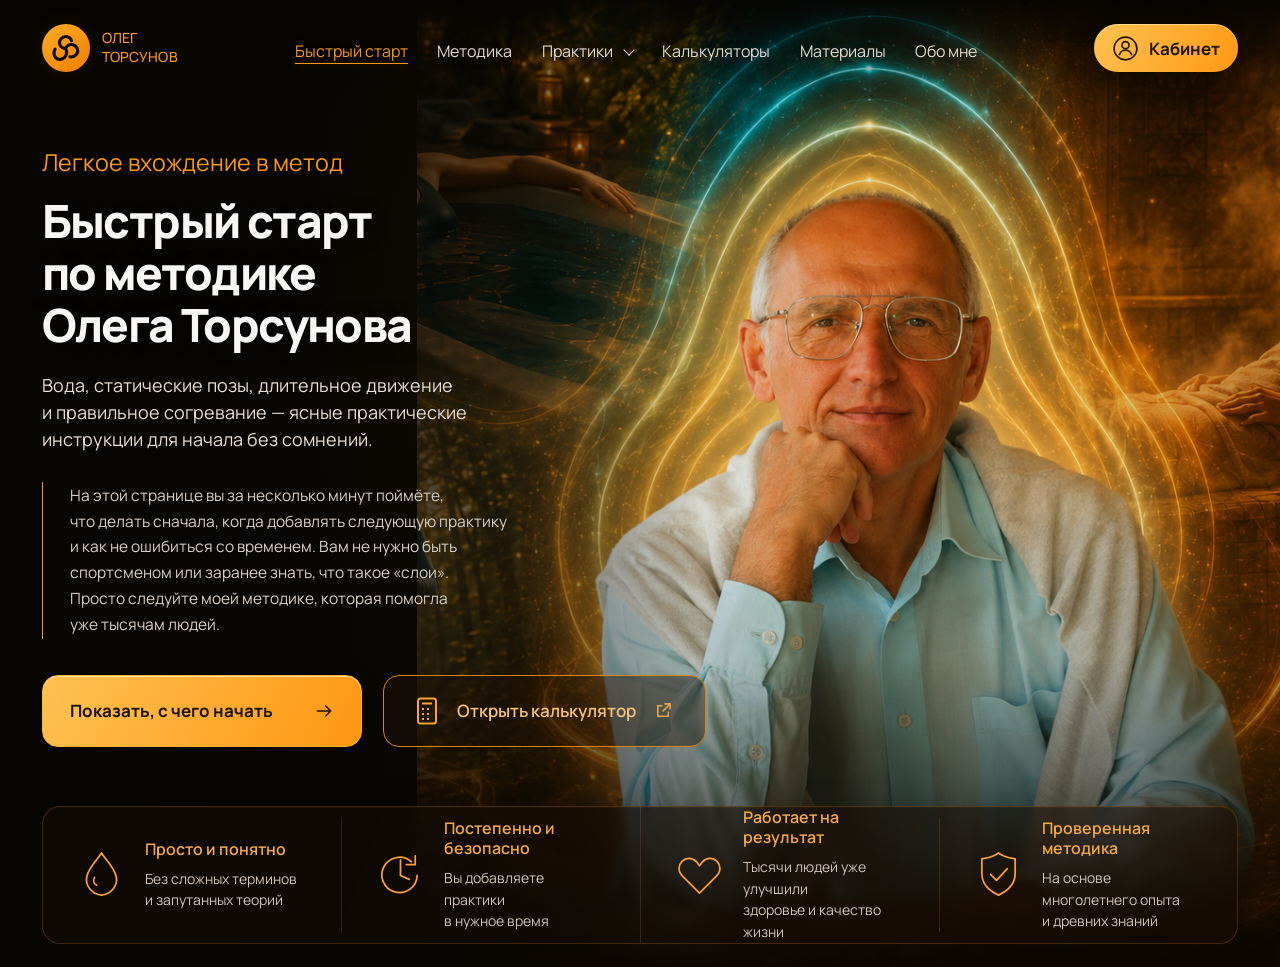
<file: easystart/index.html>
<!doctype html>
<html lang="ru">
<head>
  <meta charset="utf-8">
  <meta name="viewport" content="width=device-width, initial-scale=1">
  <meta name="theme-color" content="#0b0804">
  <meta name="description" content="Быстрый старт по методике Олега Торсунова: ясные практические инструкции для начала.">
  <title>Быстрый старт — методика Олега Торсунова</title>
  <style>
    @import url('https://fonts.googleapis.com/css2?family=Manrope:wght@400;500;600;700;800&display=swap');

    :root {
      color-scheme: dark;
      --amber: #f79a13;
      --amber-light: #ffb646;
      --cream: #f4eee5;
      --muted: #d4cbc0;
      --line: rgba(239, 144, 34, .22);
      --page-pad: clamp(24px, 3.25vw, 50px);
    }

    * { box-sizing: border-box; }
    html { min-width: 320px; background: #080603; scroll-behavior: smooth; }
    body {
      margin: 0;
      min-height: 100svh;
      overflow-x: hidden;
      background: #080603;
      color: var(--cream);
      font-family: "Manrope", "Segoe UI", Arial, sans-serif;
      -webkit-font-smoothing: antialiased;
    }
    a { color: inherit; text-decoration: none; }
    button { font: inherit; }

    .page {
      position: relative;
      isolation: isolate;
      min-height: max(100svh, 760px);
      overflow: hidden;
      background:
        radial-gradient(ellipse at 34% 29%, rgba(100, 58, 13, .18), transparent 31%),
        linear-gradient(112deg, #080603 0%, #100b05 30%, #0b0703 100%);
    }
    .page::before {
      position: absolute;
      z-index: 0;
      inset: 0 0 0 clamp(320px, 32.55vw, 500px);
      content: "";
      background: url("/easystart/hero-background.png") center center / cover no-repeat;
    }
    .page::after {
      position: absolute;
      z-index: 1;
      inset: 0;
      pointer-events: none;
      content: "";
      background:
        linear-gradient(90deg, #080603 0%, rgba(8, 6, 3, .97) 24%, rgba(8, 6, 3, .63) 37%, rgba(8, 6, 3, .08) 55%, rgba(8, 6, 3, .02) 78%, rgba(8, 6, 3, .23) 100%),
        linear-gradient(180deg, rgba(0, 0, 0, .12) 0%, transparent 52%, rgba(11, 6, 2, .12) 68%, rgba(9, 5, 2, .94) 100%);
    }
    .top-shade {
      position: absolute;
      z-index: 2;
      inset: 0 0 auto;
      height: 112px;
      background: linear-gradient(180deg, rgba(5, 4, 2, .86), rgba(7, 5, 2, .25), transparent);
      pointer-events: none;
    }

    .header {
      position: relative;
      z-index: 3;
      display: flex;
      width: calc(100% - 2 * var(--page-pad));
      max-width: 1436px;
      height: 96px;
      margin: 0 auto;
      align-items: center;
      justify-content: space-between;
      gap: 30px;
    }
    .brand { display: inline-flex; flex: 0 0 auto; align-items: center; gap: 12px; }
    .brand-mark {
      display: grid;
      width: 48px;
      height: 48px;
      place-items: center;
      border-radius: 50%;
      background: linear-gradient(145deg, #ffac24, #ee7d00);
      color: #100b05;
      box-shadow: 0 0 24px rgba(241, 129, 0, .08);
    }
    .brand-mark svg { width: 35px; height: 35px; fill: none; stroke: currentColor; stroke-width: 5.5; stroke-linecap: round; stroke-linejoin: round; }
    .brand-name {
      color: #ff9910;
      font-size: 14px;
      font-weight: 500;
      line-height: 1.35;
      letter-spacing: .01em;
      text-transform: uppercase;
    }
    .nav { display: flex; align-self: stretch; align-items: center; gap: clamp(24px, 2.3vw, 40px); }
    .nav a {
      position: relative;
      padding: 36px 0 30px;
      color: #e2dbd2;
      font-size: 16px;
      font-weight: 400;
      white-space: nowrap;
      text-shadow: 0 2px 10px rgba(0, 0, 0, .62);
      transition: color .18s ease;
    }
    .nav a:hover, .nav a:focus-visible { color: #fff; }
    .nav .active { color: var(--amber); }
    .nav .active::after {
      position: absolute;
      right: 0;
      bottom: 28px;
      left: 0;
      height: 1px;
      content: "";
      background: var(--amber);
      box-shadow: 0 0 8px rgba(247, 154, 19, .48);
    }
    .chevron { display: inline-block; width: 8px; height: 8px; margin: 0 0 3px 9px; border-right: 1.5px solid currentColor; border-bottom: 1.5px solid currentColor; transform: rotate(45deg); }
    .account {
      display: inline-flex;
      min-width: 144px;
      min-height: 48px;
      flex: 0 0 auto;
      align-items: center;
      justify-content: center;
      gap: 10px;
      padding: 10px 17px;
      border-radius: 999px;
      background: linear-gradient(120deg, #ffc251, #ff9814);
      box-shadow: inset 0 1px rgba(255, 246, 202, .56), 0 8px 22px rgba(0, 0, 0, .22);
      color: #1d150a;
      font-size: 17px;
      font-weight: 700;
    }
    .account svg { width: 27px; height: 27px; fill: none; stroke: currentColor; stroke-width: 1.9; }

    .hero {
      position: relative;
      z-index: 3;
      width: calc(100% - 2 * var(--page-pad));
      max-width: 1436px;
      margin: 53px auto 0;
    }
    .hero-copy { width: min(675px, 46.5vw); }
    .eyebrow { margin: 0 0 18px; color: var(--amber); font-size: clamp(22px, 1.82vw, 28px); font-weight: 400; line-height: 1.2; }
    h1 {
      max-width: 630px;
      margin: 0;
      color: #f8f7f5;
      font-size: clamp(44px, 3.58vw, 55px);
      font-weight: 800;
      letter-spacing: -.035em;
      line-height: 1.14;
      text-wrap: balance;
      text-shadow: 0 3px 22px rgba(0, 0, 0, .22);
    }
    .lead {
      max-width: 620px;
      margin: 20px 0 0;
      color: #e7dfd4;
      font-size: clamp(18px, 1.35vw, 21px);
      font-weight: 400;
      line-height: 1.52;
    }
    .note {
      max-width: 582px;
      margin: 28px 0 0;
      padding: 1px 0 1px 27px;
      border-left: 1px solid var(--amber);
      color: #d8d0c6;
      font-size: 15.5px;
      font-weight: 400;
      line-height: 1.67;
    }
    .actions { display: flex; align-items: center; gap: 21px; margin-top: 36px; }
    .button {
      display: inline-flex;
      min-height: 72px;
      align-items: center;
      justify-content: center;
      gap: 18px;
      border: 1px solid #dc8411;
      border-radius: 16px;
      padding: 16px 27px;
      font-size: 17px;
      font-weight: 600;
      white-space: nowrap;
      transition: transform .18s ease, filter .18s ease, background-color .18s ease;
    }
    .button:hover, .button:focus-visible { transform: translateY(-2px); filter: brightness(1.08); }
    .button-primary {
      min-width: 320px;
      justify-content: space-between;
      border-color: #ffb333;
      background: linear-gradient(120deg, #ffc252, #ff9613);
      box-shadow: inset 0 1px rgba(255, 247, 211, .66), 0 9px 26px rgba(0, 0, 0, .2);
      color: #1b1308;
      font-weight: 700;
    }
    .arrow { width: 20px; height: 20px; fill: none; stroke: currentColor; stroke-width: 1.8; stroke-linecap: round; stroke-linejoin: round; }
    .button-secondary { min-width: 323px; background: rgba(30, 17, 6, .44); color: #f2c37d; }
    .calculator-icon { width: 24px; height: 28px; fill: none; stroke: #f5a62d; stroke-width: 2; }
    .external { width: 19px; height: 19px; fill: none; stroke: #e5a446; stroke-width: 1.7; }

    .benefits {
      position: relative;
      z-index: 3;
      display: grid;
      width: calc(100% - 2 * var(--page-pad));
      min-height: 136px;
      margin: 59px auto 23px;
      grid-template-columns: repeat(4, 1fr);
      align-items: center;
      border: 1px solid var(--line);
      border-radius: 18px;
      background: linear-gradient(110deg, rgba(16, 10, 5, .72), rgba(25, 13, 4, .53));
      box-shadow: inset 0 1px rgba(255, 214, 150, .035), 0 18px 50px rgba(0, 0, 0, .14);
      backdrop-filter: blur(4px);
    }
    .benefit { display: grid; min-width: 0; grid-template-columns: 54px 1fr; gap: 14px; align-items: center; padding: 0 34px; }
    .benefit + .benefit { border-left: 1px solid rgba(227, 141, 36, .18); }
    .benefit-icon { width: 49px; height: 49px; fill: none; stroke: #f6a13b; stroke-width: 1.8; stroke-linecap: round; stroke-linejoin: round; }
    .benefit h2 { margin: 0 0 9px; color: #f0a947; font-size: 16px; font-weight: 600; line-height: 1.25; }
    .benefit p { margin: 0; color: #cfc5b8; font-size: 14px; line-height: 1.55; }

    @media (max-width: 1180px) {
      .nav { gap: 20px; }
      .nav a { font-size: 14px; }
      .hero-copy { width: 55vw; }
      .benefit { padding-inline: 22px; grid-template-columns: 45px 1fr; gap: 10px; }
      .benefit-icon { width: 42px; height: 42px; }
      .actions { flex-wrap: wrap; gap: 14px; }
      .button { min-height: 62px; }
    }

    @media (max-width: 900px) {
      .page { min-height: 100svh; overflow: visible; }
      .page::before { inset: 0; background-position: 57% top; }
      .page::after { background: linear-gradient(90deg, rgba(5, 4, 2, .94), rgba(5, 4, 2, .62) 68%, rgba(5, 4, 2, .3)), linear-gradient(180deg, rgba(0, 0, 0, .12), rgba(6, 4, 2, .3) 36%, #080603 72%); }
      .header { height: 82px; }
      .nav { display: none; }
      .hero { margin-top: 48px; }
      .hero-copy { width: min(680px, 100%); }
      h1 { max-width: 590px; }
      .benefits { margin: 74px auto 24px; grid-template-columns: 1fr 1fr; }
      .benefit { min-height: 120px; }
      .benefit:nth-child(3) { border-left: 0; border-top: 1px solid rgba(227, 141, 36, .18); }
      .benefit:nth-child(4) { border-top: 1px solid rgba(227, 141, 36, .18); }
    }

    @media (max-width: 620px) {
      :root { --page-pad: 18px; }
      .page::before { height: 620px; background-position: 60% top; }
      .page::after { background: linear-gradient(90deg, rgba(6, 4, 2, .9), rgba(6, 4, 2, .34)), linear-gradient(180deg, rgba(0, 0, 0, .03), rgba(8, 6, 3, .57) 37%, #080603 64%); }
      .header { height: 74px; }
      .brand { gap: 9px; }
      .brand-mark { width: 42px; height: 42px; }
      .brand-name { font-size: 12px; }
      .account { min-width: 48px; width: 48px; min-height: 48px; padding: 0; }
      .account span { position: absolute; width: 1px; height: 1px; overflow: hidden; clip: rect(0 0 0 0); }
      .hero { margin-top: 52px; }
      .eyebrow { margin-bottom: 14px; font-size: 20px; }
      h1 { font-size: clamp(36px, 10.7vw, 48px); }
      .lead { font-size: 17px; }
      .note { padding-left: 18px; font-size: 14px; }
      .actions { display: grid; }
      .button, .button-primary, .button-secondary { width: 100%; min-width: 0; }
      .benefits { grid-template-columns: 1fr; margin-top: 55px; }
      .benefit { min-height: 110px; padding: 18px 22px; }
      .benefit + .benefit { border-top: 1px solid rgba(227, 141, 36, .18); border-left: 0; }
    }

    @media (prefers-reduced-motion: reduce) {
      html { scroll-behavior: auto; }
      *, *::before, *::after { transition-duration: .01ms !important; }
    }
  </style>
</head>
<body>
  <main class="page">
    <div class="top-shade" aria-hidden="true"></div>
    <header class="header">
      <a class="brand" href="/easystart" aria-label="Олег Торсунов — быстрый старт">
        <span class="brand-mark" aria-hidden="true">
          <svg viewBox="0 0 64 64"><path d="M32 32C21 31 18 21 24 14c6-7 17-4 19 4M32 32c5-10 16-9 21-1 5 9-4 18-13 16M32 32c6 10-1 19-10 20-10 0-14-11-9-19"/></svg>
        </span>
        <span class="brand-name">Олег<br>Торсунов</span>
      </a>

      <nav class="nav" aria-label="Основная навигация">
        <a class="active" href="/easystart" aria-current="page">Быстрый старт</a>
        <a href="#method">Методика</a>
        <a href="#practices">Практики <span class="chevron" aria-hidden="true"></span></a>
        <a href="/easypracticecalc/">Калькуляторы</a>
        <a href="#materials">Материалы</a>
        <a href="#about">Обо мне</a>
      </nav>

      <a class="account" href="/" aria-label="Перейти в кабинет">
        <svg viewBox="0 0 32 32" aria-hidden="true"><circle cx="16" cy="16" r="13.5"/><circle cx="16" cy="12" r="4.2"/><path d="M8.5 24c1.1-4 3.8-6 7.5-6s6.4 2 7.5 6"/></svg>
        <span>Кабинет</span>
      </a>
    </header>

    <section class="hero" id="method" aria-labelledby="page-title">
      <div class="hero-copy">
        <p class="eyebrow">Легкое вхождение в метод</p>
        <h1 id="page-title">Быстрый старт<br>по методике<br>Олега Торсунова</h1>
        <p class="lead">Вода, статические позы, длительное движение<br>и правильное согревание — ясные практические<br>инструкции для начала без сомнений.</p>
        <p class="note">На этой странице вы за несколько минут поймёте,<br>что делать сначала, когда добавлять следующую практику<br>и как не ошибиться со временем. Вам не нужно быть<br>спортсменом или заранее знать, что такое «слои».<br>Просто следуйте моей методике, которая помогла<br>уже тысячам людей.</p>

        <div class="actions" id="practices">
          <a class="button button-primary" href="/easystart/water/">
            <span>Показать, с чего начать</span>
            <svg class="arrow" viewBox="0 0 24 24" aria-hidden="true"><path d="M4 12h16M14 6l6 6-6 6"/></svg>
          </a>
          <a class="button button-secondary" href="/easypracticecalc/">
            <svg class="calculator-icon" viewBox="0 0 24 28" aria-hidden="true"><rect x="3" y="1.5" width="18" height="25" rx="2.5"/><path d="M7 6.5h10M7 12h2M12 12h2M17 12h.1M7 17h2M12 17h2M17 17h.1M7 22h2M12 22h2M17 22h.1"/></svg>
            <span>Открыть калькулятор</span>
            <svg class="external" viewBox="0 0 20 20" aria-hidden="true"><path d="M11 3h6v6M17 3l-8 8M15 11v5H4V5h5"/></svg>
          </a>
        </div>
      </div>
    </section>

    <section class="benefits" id="benefits" aria-label="Преимущества методики">
      <article class="benefit">
        <svg class="benefit-icon" viewBox="0 0 50 50" aria-hidden="true"><path d="M25 3C20 11 12 18 10 27c-2 9 5 18 15 19 10-1 17-10 15-19C38 18 30 11 25 3Z"/><path d="M20 36c-3-2-4-5-2-8"/></svg>
        <div><h2>Просто и понятно</h2><p>Без сложных терминов<br>и запутанных теорий</p></div>
      </article>
      <article class="benefit">
        <svg class="benefit-icon" viewBox="0 0 50 50" aria-hidden="true"><path d="M42 26A18 18 0 1 1 36 12M40 6v9h-9M25 10v16l9 4"/></svg>
        <div><h2>Постепенно и безопасно</h2><p>Вы добавляете практики<br>в нужное время</p></div>
      </article>
      <article class="benefit">
        <svg class="benefit-icon" viewBox="0 0 50 50" aria-hidden="true"><path d="M25 44 8 27C-3 16 12 2 22 12l3 4 3-4C38 2 53 16 42 27Z"/></svg>
        <div><h2>Работает на результат</h2><p>Тысячи людей уже улучшили<br>здоровье и качество жизни</p></div>
      </article>
      <article class="benefit" id="materials">
        <svg class="benefit-icon" viewBox="0 0 50 50" aria-hidden="true"><path d="M25 3c6 5 11 5 17 6v15c0 10-6 17-17 22C14 41 8 34 8 24V9c6-1 11-1 17-6Z"/><path d="m17 25 6 6 11-12"/></svg>
        <div><h2>Проверенная методика</h2><p>На основе многолетнего опыта<br>и древних знаний</p></div>
      </article>
    </section>
    <span id="about" hidden></span>
  </main>
</body>
</html>
</file>
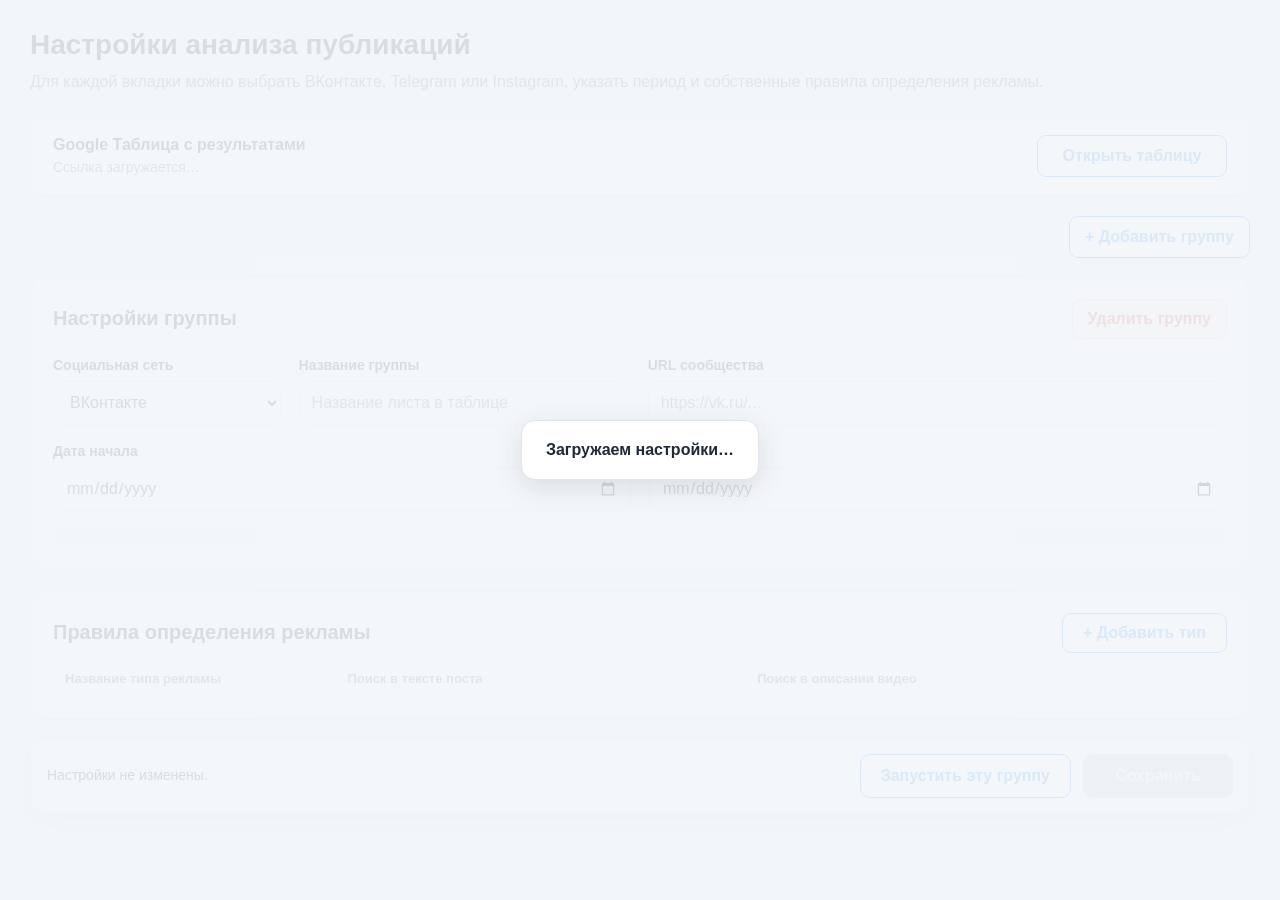
<file: apps-script-archive/Settings.html>
<!doctype html>
<html lang="ru">
  <head>
    <base target="_top" />

    <meta charset="UTF-8" />

    <meta name="viewport" content="width=device-width, initial-scale=1" />

    <title>Настройки анализа публикаций</title>

    <style>
      :root {
        --background: #f3f6fa;
        --card: #ffffff;
        --border: #dfe5ec;
        --text: #1f2937;
        --muted: #667085;
        --primary: #2688eb;
        --primary-hover: #1f78d1;
        --success: #16804d;
        --error: #c63737;
        --disabled: #aeb8c4;
        --danger: #d64545;
        --danger-background: #fff2f2;
        --tab-background: #e8eef6;
        --telegram: #239ed9;
        --instagram: #d62976;
        --vk: #447bba;
      }

      * {
        box-sizing: border-box;
      }

      body {
        margin: 0;
        padding: 28px 16px 50px;
        font-family: Arial, sans-serif;
        color: var(--text);
        background: var(--background);
      }

      .container {
        max-width: 1220px;
        margin: 0 auto;
      }

      .page-header {
        margin-bottom: 22px;
      }

      .page-header h1 {
        margin: 0 0 8px;
        font-size: 28px;
        line-height: 1.2;
      }

      .page-header p {
        margin: 0;
        color: var(--muted);
        line-height: 1.5;
      }

      .table-link-card {
        display: flex;
        align-items: center;
        justify-content: space-between;
        gap: 18px;
        margin-bottom: 20px;
        padding: 18px 22px;
        border: 1px solid var(--border);
        border-radius: 14px;
        background: var(--card);
        box-shadow: 0 5px 18px rgba(20, 32, 50, 0.05);
      }

      .table-link-title {
        margin-bottom: 5px;
        font-weight: 700;
      }

      .table-link-description {
        color: var(--muted);
        font-size: 14px;
      }

      .table-link {
        display: inline-flex;
        align-items: center;
        justify-content: center;
        min-width: 190px;
        min-height: 42px;
        padding: 10px 17px;
        border: 1px solid var(--primary);
        border-radius: 9px;
        color: var(--primary);
        font-weight: 700;
        text-decoration: none;
        background: white;
      }

      .table-link:hover {
        background: #f1f7fe;
      }

      .group-tabs-wrapper {
        display: flex;
        align-items: center;
        gap: 12px;
        margin-bottom: 18px;
      }

      .group-tabs {
        display: flex;
        flex: 1;
        gap: 8px;
        overflow-x: auto;
        padding: 3px 0;
      }

      .group-tab {
        position: relative;
        min-width: 135px;
        max-width: 240px;
        min-height: 44px;
        padding: 9px 16px 9px 30px;
        border: 1px solid var(--border);
        border-radius: 10px;
        overflow: hidden;
        color: var(--text);
        font: inherit;
        font-weight: 700;
        text-overflow: ellipsis;
        white-space: nowrap;
        background: var(--tab-background);
        cursor: pointer;
      }

      .group-tab::before {
        content: '';
        position: absolute;
        left: 12px;
        top: 50%;
        width: 9px;
        height: 9px;
        border-radius: 50%;
        transform: translateY(-50%);
        background: var(--vk);
      }

      .group-tab.telegram::before {
        background: var(--telegram);
      }

      .group-tab.instagram::before {
        background: var(--instagram);
      }

      .group-tab.active {
        color: white;
        border-color: var(--primary);
        background: var(--primary);
      }

      .group-tab.active::before {
        background: white;
      }

      .add-group-button {
        min-width: 165px;
        min-height: 42px;
        padding: 9px 15px;
        border: 1px solid var(--primary);
        border-radius: 9px;
        color: var(--primary);
        font: inherit;
        font-weight: 700;
        background: white;
        cursor: pointer;
      }

      .add-group-button:hover:not(:disabled) {
        background: #f1f7fe;
      }

      .card {
        margin-bottom: 20px;
        padding: 22px;
        border: 1px solid var(--border);
        border-radius: 16px;
        background: var(--card);
        box-shadow: 0 5px 18px rgba(20, 32, 50, 0.05);
      }

      .card-title {
        margin: 0;
        font-size: 20px;
      }

      .card-header {
        display: flex;
        align-items: center;
        justify-content: space-between;
        gap: 16px;
        margin-bottom: 18px;
      }

      .group-fields {
        display: grid;
        grid-template-columns:
          minmax(170px, 0.55fr)
          minmax(220px, 0.8fr)
          minmax(340px, 1.4fr);
        gap: 18px;
      }

      .date-grid {
        display: grid;
        grid-template-columns: repeat(2, minmax(0, 1fr));
        gap: 18px;
        margin-top: 18px;
      }

      .field {
        display: flex;
        flex-direction: column;
        gap: 8px;
      }

      .field label {
        font-size: 14px;
        font-weight: 700;
      }

      input,
      select {
        width: 100%;
        min-height: 44px;
        padding: 10px 12px;
        border: 1px solid var(--border);
        border-radius: 9px;
        color: var(--text);
        font: inherit;
        background: white;
        outline: none;
      }

      input:focus,
      select:focus {
        border-color: var(--primary);
        box-shadow: 0 0 0 3px rgba(38, 136, 235, 0.12);
      }

      .network-note {
        margin-top: 14px;
        padding: 11px 13px;
        border-radius: 9px;
        color: var(--muted);
        font-size: 13px;
        line-height: 1.45;
        background: #f5f7fa;
      }

      .network-note.telegram {
        color: #12648c;
        background: #eef9fe;
      }

      .network-note.instagram {
        color: #8f1b56;
        background: #fff1f7;
      }

      .delete-group-button {
        min-width: 150px;
        min-height: 40px;
        padding: 9px 15px;
        border: 1px solid #f0caca;
        border-radius: 9px;
        color: var(--danger);
        font: inherit;
        font-weight: 700;
        background: var(--danger-background);
        cursor: pointer;
      }

      .add-type-button {
        min-width: 165px;
        min-height: 40px;
        padding: 9px 15px;
        border: 1px solid var(--primary);
        border-radius: 9px;
        color: var(--primary);
        font: inherit;
        font-weight: 700;
        background: white;
        cursor: pointer;
      }

      .rules-header,
      .rule-row {
        display: grid;
        grid-template-columns:
          minmax(190px, 0.85fr)
          minmax(270px, 1.25fr)
          minmax(270px, 1.25fr)
          48px;
        gap: 12px;
        align-items: start;
      }

      .rules-header.telegram,
      .rule-row.telegram {
        grid-template-columns:
          minmax(220px, 0.9fr)
          minmax(420px, 2fr)
          48px;
      }

      .rules-header {
        margin-bottom: 10px;
        padding: 0 12px;
        color: var(--muted);
        font-size: 13px;
        font-weight: 700;
      }

      .rule-row {
        margin-bottom: 12px;
        padding: 14px;
        border: 1px solid var(--border);
        border-radius: 12px;
        background: #fafbfd;
      }

      .type-input {
        font-weight: 700;
      }

      .input-caption {
        display: none;
        margin-bottom: 5px;
        color: var(--muted);
        font-size: 12px;
        font-weight: 700;
      }

      .hint {
        margin-top: 5px;
        color: var(--muted);
        font-size: 12px;
        line-height: 1.35;
      }

      .delete-type-button {
        display: flex;
        align-items: center;
        justify-content: center;
        width: 44px;
        min-width: 44px;
        height: 44px;
        padding: 0;
        border: 1px solid #f0caca;
        border-radius: 9px;
        color: var(--danger);
        font-size: 21px;
        background: var(--danger-background);
        cursor: pointer;
      }

      .empty-message {
        padding: 24px;
        border: 1px dashed var(--border);
        border-radius: 12px;
        text-align: center;
        color: var(--muted);
      }

      .actions {
        position: sticky;
        bottom: 12px;
        display: flex;
        align-items: center;
        justify-content: space-between;
        gap: 16px;
        padding: 14px 16px;
        border: 1px solid var(--border);
        border-radius: 14px;
        background: rgba(255, 255, 255, 0.96);
        box-shadow: 0 8px 24px rgba(20, 32, 50, 0.12);
        backdrop-filter: blur(8px);
      }

      .status {
        min-height: 20px;
        font-size: 14px;
        line-height: 1.45;
      }

      .status.loading {
        color: var(--muted);
      }

      .status.success {
        color: var(--success);
      }

      .status.error {
        color: var(--error);
      }

      .action-buttons {
        display: flex;
        align-items: center;
        gap: 12px;
        flex-shrink: 0;
      }

      .parse-button {
        min-width: 205px;
        min-height: 44px;
        padding: 11px 20px;
        border: 1px solid var(--primary);
        border-radius: 10px;
        color: var(--primary);
        font: inherit;
        font-weight: 700;
        background: white;
        cursor: pointer;
      }

      .save-button {
        min-width: 150px;
        min-height: 44px;
        padding: 11px 20px;
        border: 0;
        border-radius: 10px;
        color: white;
        font: inherit;
        font-weight: 700;
        background: var(--primary);
        cursor: pointer;
      }

      button:disabled,
      input:disabled,
      select:disabled {
        cursor: default;
        opacity: 0.7;
      }

      button:disabled {
        color: #eef1f5;
        border-color: var(--disabled);
        background: var(--disabled);
      }

      .loading-overlay {
        position: fixed;
        inset: 0;
        z-index: 1000;
        display: flex;
        align-items: center;
        justify-content: center;
        padding: 20px;
        background: rgba(243, 246, 250, 0.88);
      }

      .loading-box {
        padding: 20px 24px;
        border: 1px solid var(--border);
        border-radius: 14px;
        font-weight: 700;
        background: white;
        box-shadow: 0 8px 28px rgba(20, 32, 50, 0.12);
      }

      .hidden {
        display: none !important;
      }

      @media (max-width: 950px) {
        .group-fields,
        .date-grid {
          grid-template-columns: 1fr;
        }

        .rules-header {
          display: none;
        }

        .rule-row,
        .rule-row.telegram {
          grid-template-columns: 1fr;
        }

        .input-caption {
          display: block;
        }

        .delete-type-button {
          width: 100%;
        }

        .actions {
          align-items: stretch;
          flex-direction: column;
        }

        .action-buttons {
          width: 100%;
          justify-content: flex-end;
        }
      }

      @media (max-width: 650px) {
        body {
          padding: 18px 10px 34px;
        }

        .card {
          padding: 16px;
        }

        .table-link-card,
        .card-header,
        .group-tabs-wrapper {
          align-items: stretch;
          flex-direction: column;
        }

        .table-link,
        .add-group-button,
        .add-type-button,
        .delete-group-button {
          width: 100%;
        }

        .action-buttons {
          flex-direction: column;
        }

        .parse-button,
        .save-button {
          width: 100%;
        }
      }
    </style>
  </head>

  <body>
    <div id="loadingOverlay" class="loading-overlay">
      <div class="loading-box">Загружаем настройки…</div>
    </div>

    <main class="container">
      <header class="page-header">
        <h1>Настройки анализа публикаций</h1>

        <p>
          Для каждой вкладки можно выбрать ВКонтакте, Telegram или Instagram, указать период и
          собственные правила определения рекламы.
        </p>
      </header>

      <section class="table-link-card">
        <div>
          <div class="table-link-title">Google Таблица с результатами</div>

          <div id="spreadsheetDescription" class="table-link-description">Ссылка загружается…</div>
        </div>

        <a id="spreadsheetLink" class="table-link" href="#" target="_blank"> Открыть таблицу </a>
      </section>

      <div class="group-tabs-wrapper">
        <div id="groupTabs" class="group-tabs"></div>

        <button id="addGroupButton" class="add-group-button" type="button">
          + Добавить группу
        </button>
      </div>

      <section class="card">
        <div class="card-header">
          <h2 class="card-title">Настройки группы</h2>

          <button id="deleteGroupButton" class="delete-group-button" type="button">
            Удалить группу
          </button>
        </div>

        <div class="group-fields">
          <div class="field">
            <label for="network"> Социальная сеть </label>

            <select id="network">
              <option value="vk">ВКонтакте</option>

              <option value="telegram">Telegram</option>

              <option value="instagram">Instagram</option>
            </select>
          </div>

          <div class="field">
            <label for="groupName"> Название группы </label>

            <input id="groupName" type="text" placeholder="Название листа в таблице" />
          </div>

          <div class="field">
            <label id="groupUrlLabel" for="groupUrl"> URL сообщества </label>

            <input id="groupUrl" type="url" placeholder="https://vk.ru/..." />
          </div>
        </div>

        <div class="date-grid">
          <div class="field">
            <label for="dateStart"> Дата начала </label>

            <input id="dateStart" type="date" />
          </div>

          <div class="field">
            <label for="dateEnd"> Дата окончания </label>

            <input id="dateEnd" type="date" />
          </div>
        </div>

        <div id="networkNote" class="network-note"></div>
      </section>

      <section class="card">
        <div class="card-header">
          <h2 class="card-title">Правила определения рекламы</h2>

          <button id="addTypeButton" class="add-type-button" type="button">+ Добавить тип</button>
        </div>

        <div id="rulesHeader" class="rules-header">
          <div>Название типа рекламы</div>
          <div>Поиск в тексте поста</div>
          <div id="videoHeader">Поиск в описании видео</div>
          <div></div>
        </div>

        <div id="rulesContainer"></div>
      </section>

      <div class="actions">
        <div id="status" class="status">Настройки не изменены.</div>

        <div class="action-buttons">
          <button id="parseButton" class="parse-button" type="button">Запустить эту группу</button>

          <button id="saveButton" class="save-button" type="button" disabled>Сохранить</button>
        </div>
      </div>
    </main>

    <script>
      const groupTabs = document.getElementById('groupTabs');

      const addGroupButton = document.getElementById('addGroupButton');

      const deleteGroupButton = document.getElementById('deleteGroupButton');

      const networkInput = document.getElementById('network');

      const groupNameInput = document.getElementById('groupName');

      const groupUrlInput = document.getElementById('groupUrl');

      const groupUrlLabel = document.getElementById('groupUrlLabel');

      const dateStartInput = document.getElementById('dateStart');

      const dateEndInput = document.getElementById('dateEnd');

      const networkNote = document.getElementById('networkNote');

      const addTypeButton = document.getElementById('addTypeButton');

      const rulesHeader = document.getElementById('rulesHeader');

      const videoHeader = document.getElementById('videoHeader');

      const rulesContainer = document.getElementById('rulesContainer');

      const parseButton = document.getElementById('parseButton');

      const saveButton = document.getElementById('saveButton');

      const statusBox = document.getElementById('status');

      const loadingOverlay = document.getElementById('loadingOverlay');

      const spreadsheetLink = document.getElementById('spreadsheetLink');

      const spreadsheetDescription = document.getElementById('spreadsheetDescription');

      let groups = [];
      let activeGroupIndex = 0;

      let originalSettingsJson = '';

      let isSaving = false;
      let isParsing = false;

      function loadSettings() {
        google.script.run
          .withSuccessHandler(handleSettingsLoaded)
          .withFailureHandler(handleLoadError)
          .getParserSettings();
      }

      function handleSettingsLoaded(settings) {
        groups = prepareGroups(settings && Array.isArray(settings.groups) ? settings.groups : []);

        if (groups.length === 0) {
          groups.push(createNewGroup());
        }

        const spreadsheetUrl = String(
          settings && settings.spreadsheetUrl ? settings.spreadsheetUrl : '',
        );

        const spreadsheetName = String(
          settings && settings.spreadsheetName ? settings.spreadsheetName : 'Google Таблица',
        );

        if (spreadsheetUrl) {
          spreadsheetLink.href = spreadsheetUrl;

          spreadsheetDescription.textContent = spreadsheetName;
        } else {
          spreadsheetLink.style.display = 'none';

          spreadsheetDescription.textContent = 'Не удалось получить ссылку на таблицу.';
        }

        activeGroupIndex = 0;

        renderAll();

        originalSettingsJson = serializeSettings();

        setChangedState(false);

        loadingOverlay.classList.add('hidden');
      }

      function handleLoadError(error) {
        loadingOverlay.classList.add('hidden');

        setStatus('Ошибка загрузки настроек: ' + getErrorMessage(error), 'error');
      }

      function prepareGroups(sourceGroups) {
        return sourceGroups.map(function (group, index) {
          const network = normalizeNetwork(group.network);

          return {
            id: String(group.id || createGroupId()),

            name: String(group.name || 'Группа ' + (index + 1)),

            network: network,

            url: String(group.url || ''),

            dateStart: String(group.dateStart || ''),

            dateEnd: String(group.dateEnd || ''),

            advertisingTypes: Array.isArray(group.advertisingTypes)
              ? group.advertisingTypes.map(function (type) {
                  return {
                    type: String(type.type || ''),

                    postWords: Array.isArray(type.postWords) ? type.postWords : [],

                    videoWords: Array.isArray(type.videoWords) ? type.videoWords : [],
                  };
                })
              : [],
          };
        });
      }

      function normalizeNetwork(value) {
        const network = String(value || '')
          .trim()
          .toLowerCase();

        if (network === 'telegram' || network === 'tg') {
          return 'telegram';
        }

        if (network === 'instagram' || network === 'ig') {
          return 'instagram';
        }

        return 'vk';
      }

      function createGroupId() {
        return 'group_' + Date.now() + '_' + Math.random().toString(36).slice(2, 9);
      }

      function createNewGroup() {
        return {
          id: createGroupId(),

          name: 'Группа ' + (groups.length + 1),

          network: 'vk',
          url: '',
          dateStart: '',
          dateEnd: '',

          advertisingTypes: createDefaultAdvertisingTypes(),
        };
      }

      function createDefaultAdvertisingTypes() {
        return [
          {
            type: 'Стройность.Гайд',
            postWords: ['слово стройность'],
            videoWords: ['стройность'],
          },

          {
            type: 'Деталь.Уважение к М',
            postWords: ['слово деталь'],
            videoWords: ['деталь'],
          },

          {
            type: 'Шаг.Нежность к Ж',
            postWords: ['слово шаг'],
            videoWords: ['шаг'],
          },

          {
            type: 'Тест.Тест нехваток',
            postWords: ['слово тест'],
            videoWords: ['тест'],
          },

          {
            type: 'Любовь.Истории',
            postWords: ['слово любовь'],
            videoWords: ['любовь'],
          },

          {
            type: 'Видео',
            postWords: ['слово видео'],
            videoWords: ['видео'],
          },

          {
            type: 'Прямая реклама',
            postWords: ['clck'],
            videoWords: [],
          },
        ];
      }

      function renderAll() {
        renderGroupTabs();
        renderActiveGroup();
      }

      function renderGroupTabs() {
        groupTabs.innerHTML = '';

        groups.forEach(function (group, index) {
          const button = document.createElement('button');

          button.type = 'button';

          button.className =
            'group-tab ' + group.network + (index === activeGroupIndex ? ' active' : '');

          button.textContent = group.name || 'Группа ' + (index + 1);

          button.title = button.textContent;

          button.addEventListener('click', function () {
            switchGroup(index);
          });

          groupTabs.appendChild(button);
        });
      }

      function renderActiveGroup() {
        const group = groups[activeGroupIndex];

        if (!group) {
          return;
        }

        networkInput.value = group.network;

        groupNameInput.value = group.name;

        groupUrlInput.value = group.url;

        dateStartInput.value = group.dateStart;

        dateEndInput.value = group.dateEnd;

        updateNetworkInterface(group.network);

        renderAdvertisingRules(group.advertisingTypes, group.network);

        deleteGroupButton.disabled = groups.length <= 1 || isSaving || isParsing;
      }

      function updateNetworkInterface(network) {
        const isTelegram = network === 'telegram';

        const isInstagram = network === 'instagram';

        const isTextOnlyNetwork = isTelegram || isInstagram;

        groupUrlLabel.textContent = isTelegram
          ? 'URL Telegram-канала'
          : isInstagram
            ? 'URL или имя Instagram-аккаунта'
            : 'URL сообщества ВКонтакте';

        groupUrlInput.placeholder = isTelegram
          ? 'https://t.me/название_канала'
          : isInstagram
            ? 'https://www.instagram.com/имя_аккаунта/'
            : 'https://vk.ru/название_группы';

        rulesHeader.classList.toggle('telegram', isTextOnlyNetwork);

        videoHeader.classList.toggle('hidden', isTextOnlyNetwork);

        networkNote.className =
          'network-note' + (isTelegram ? ' telegram' : isInstagram ? ' instagram' : '');

        networkNote.textContent = isTelegram
          ? 'Telegram: реклама определяется только по тексту публикации. Для запуска обязательно укажите обе даты.'
          : isInstagram
            ? 'Instagram: реклама определяется по тексту публикации. Для запуска обязательно укажите обе даты. Парсер использует подключённый к серверу профессиональный аккаунт.'
            : 'ВКонтакте: правила могут отдельно искать фразы в тексте поста и в доступном описании видео.';
      }

      function renderAdvertisingRules(types, network) {
        rulesContainer.innerHTML = '';

        const isTelegram = network === 'telegram';

        const isInstagram = network === 'instagram';

        const isTextOnlyNetwork = isTelegram || isInstagram;

        if (types.length === 0) {
          const empty = document.createElement('div');

          empty.className = 'empty-message';

          empty.textContent = 'Типы рекламы не добавлены.';

          rulesContainer.appendChild(empty);

          return;
        }

        types.forEach(function (rule, index) {
          const row = document.createElement('div');

          row.className = 'rule-row' + (isTextOnlyNetwork ? ' telegram' : '');

          row.appendChild(createRuleInput('Название типа рекламы', rule.type, index, 'type', true));

          row.appendChild(
            createRuleInput(
              'Поиск в тексте поста',
              rule.postWords.join(', '),
              index,
              'post',
              false,
            ),
          );

          if (!isTextOnlyNetwork) {
            row.appendChild(
              createRuleInput(
                'Поиск в описании видео',
                rule.videoWords.join(', '),
                index,
                'video',
                false,
              ),
            );
          }

          const deleteButton = document.createElement('button');

          deleteButton.type = 'button';

          deleteButton.className = 'delete-type-button';

          deleteButton.textContent = '×';

          deleteButton.title = 'Удалить тип';

          deleteButton.addEventListener('click', function () {
            deleteAdvertisingType(index);
          });

          row.appendChild(deleteButton);

          rulesContainer.appendChild(row);
        });
      }

      function createRuleInput(captionText, value, index, source, bold) {
        const wrapper = document.createElement('div');

        const caption = document.createElement('div');

        caption.className = 'input-caption';

        caption.textContent = captionText;

        const input = document.createElement('input');

        input.type = 'text';
        input.value = value;

        input.dataset.ruleIndex = String(index);

        input.dataset.ruleSource = source;

        if (bold) {
          input.className = 'type-input';
        }

        input.placeholder = source === 'type' ? 'Название типа' : 'Слова или фразы через запятую';

        input.addEventListener('input', handleFormChange);

        wrapper.appendChild(caption);

        wrapper.appendChild(input);

        if (source !== 'type') {
          const hint = document.createElement('div');

          hint.className = 'hint';

          hint.textContent = 'Срабатывает при совпадении хотя бы с одним значением.';

          wrapper.appendChild(hint);
        }

        return wrapper;
      }

      function saveCurrentGroupFromForm() {
        const group = groups[activeGroupIndex];

        if (!group) {
          return;
        }

        group.network = normalizeNetwork(networkInput.value);

        group.name = groupNameInput.value.trim();

        group.url = groupUrlInput.value.trim();

        group.dateStart = dateStartInput.value;

        group.dateEnd = dateEndInput.value;

        group.advertisingTypes = collectRulesFromForm();
      }

      function collectRulesFromForm() {
        const group = groups[activeGroupIndex];

        if (!group) {
          return [];
        }

        const currentNetwork = normalizeNetwork(networkInput.value);

        const isTextOnlyNetwork = currentNetwork === 'telegram' || currentNetwork === 'instagram';

        return group.advertisingTypes.map(function (rule, index) {
          const typeInput = document.querySelector(
            'input[data-rule-index="' + index + '"][data-rule-source="type"]',
          );

          const postInput = document.querySelector(
            'input[data-rule-index="' + index + '"][data-rule-source="post"]',
          );

          const videoInput = document.querySelector(
            'input[data-rule-index="' + index + '"][data-rule-source="video"]',
          );

          return {
            type: typeInput ? typeInput.value.trim() : '',

            postWords: splitWords(postInput ? postInput.value : ''),

            /*
             * При переключении на Telegram или Instagram
             * старые videoWords сохраняются,
             * хотя интерфейс их скрывает.
             */
            videoWords: isTextOnlyNetwork
              ? Array.isArray(rule.videoWords)
                ? rule.videoWords
                : []
              : splitWords(videoInput ? videoInput.value : ''),
          };
        });
      }

      function splitWords(value) {
        const result = [];
        const used = {};

        String(value || '')
          .split(',')
          .forEach(function (item) {
            const cleaned = String(item || '')
              .trim()
              .replace(/\s+/g, ' ');

            if (!cleaned) {
              return;
            }

            const key = cleaned.toLowerCase().replace(/ё/g, 'е');

            if (used[key]) {
              return;
            }

            used[key] = true;
            result.push(cleaned);
          });

        return result;
      }

      function switchGroup(index) {
        if (index === activeGroupIndex || isSaving || isParsing) {
          return;
        }

        saveCurrentGroupFromForm();

        activeGroupIndex = index;

        renderAll();
        handleFormChange();
      }

      function addGroup() {
        if (isSaving || isParsing) {
          return;
        }

        saveCurrentGroupFromForm();

        groups.push(createNewGroup());

        activeGroupIndex = groups.length - 1;

        renderAll();
        handleFormChange();

        groupNameInput.focus();
        groupNameInput.select();
      }

      function deleteGroup() {
        if (groups.length <= 1 || isSaving || isParsing) {
          return;
        }

        const group = groups[activeGroupIndex];

        const confirmed = window.confirm(
          'Удалить группу «' +
            (group.name || 'Без названия') +
            '» из настроек? Лист в Google Таблице автоматически удалён не будет.',
        );

        if (!confirmed) {
          return;
        }

        groups.splice(activeGroupIndex, 1);

        activeGroupIndex = Math.min(activeGroupIndex, groups.length - 1);

        renderAll();
        handleFormChange();
      }

      function addAdvertisingType() {
        if (isSaving || isParsing) {
          return;
        }

        saveCurrentGroupFromForm();

        groups[activeGroupIndex].advertisingTypes.push({
          type: '',
          postWords: [],
          videoWords: [],
        });

        renderActiveGroup();
        handleFormChange();

        const newIndex = groups[activeGroupIndex].advertisingTypes.length - 1;

        const input = document.querySelector(
          'input[data-rule-index="' + newIndex + '"][data-rule-source="type"]',
        );

        if (input) {
          input.focus();
        }
      }

      function deleteAdvertisingType(index) {
        if (isSaving || isParsing) {
          return;
        }

        saveCurrentGroupFromForm();

        groups[activeGroupIndex].advertisingTypes.splice(index, 1);

        renderActiveGroup();
        handleFormChange();
      }

      function handleNetworkChange() {
        saveCurrentGroupFromForm();

        const group = groups[activeGroupIndex];

        group.network = normalizeNetwork(networkInput.value);

        renderAll();
        handleFormChange();
      }

      function handleFormChange() {
        saveCurrentGroupFromForm();
        renderGroupTabs();

        const hasChanges = serializeSettings() !== originalSettingsJson;

        setChangedState(hasChanges);
      }

      function collectSettings() {
        saveCurrentGroupFromForm();

        return {
          groups: groups.map(function (group) {
            return {
              id: group.id,

              name: String(group.name || '').trim(),

              network: normalizeNetwork(group.network),

              url: String(group.url || '').trim(),

              dateStart: group.dateStart || '',

              dateEnd: group.dateEnd || '',

              advertisingTypes: group.advertisingTypes,
            };
          }),
        };
      }

      function serializeSettings() {
        return JSON.stringify(collectSettings());
      }

      function validateForm(settings) {
        if (!settings.groups || settings.groups.length === 0) {
          throw new Error('Добавьте хотя бы одну группу.');
        }

        const groupNames = {};

        settings.groups.forEach(function (group, groupIndex) {
          if (!group.name) {
            throw new Error('Введите название группы №' + (groupIndex + 1) + '.');
          }

          if (!group.url) {
            throw new Error('Введите URL группы «' + group.name + '».');
          }

          if (group.dateStart && group.dateEnd && group.dateStart > group.dateEnd) {
            throw new Error('В группе «' + group.name + '» дата начала позже даты окончания.');
          }

          if (
            (group.network === 'telegram' || group.network === 'instagram') &&
            (!group.dateStart || !group.dateEnd)
          ) {
            const networkName = group.network === 'instagram' ? 'Instagram' : 'Telegram';

            throw new Error(
              'Для ' + networkName + '-группы «' + group.name + '» укажите обе даты.',
            );
          }

          const groupKey = group.name.toLowerCase().replace(/ё/g, 'е');

          if (groupNames[groupKey]) {
            throw new Error('Название группы «' + group.name + '» повторяется.');
          }

          groupNames[groupKey] = true;

          const typeNames = {};

          group.advertisingTypes.forEach(function (type, typeIndex) {
            if (!type.type) {
              throw new Error(
                'Введите название типа рекламы в группе «' +
                  group.name +
                  '», строка ' +
                  (typeIndex + 1) +
                  '.',
              );
            }

            const typeKey = type.type.toLowerCase().replace(/ё/g, 'е');

            if (typeNames[typeKey]) {
              throw new Error('В группе «' + group.name + '» повторяется тип «' + type.type + '».');
            }

            typeNames[typeKey] = true;
          });
        });
      }

      function setChangedState(hasChanges) {
        saveButton.disabled = !hasChanges || isSaving || isParsing;

        parseButton.disabled = hasChanges || isSaving || isParsing;

        addGroupButton.disabled = isSaving || isParsing;

        addTypeButton.disabled = isSaving || isParsing;

        deleteGroupButton.disabled = groups.length <= 1 || isSaving || isParsing;

        setInputsDisabled(isSaving || isParsing);

        if (isSaving || isParsing) {
          return;
        }

        if (hasChanges) {
          setStatus('Есть несохранённые изменения. Сначала нажмите «Сохранить».', 'loading');
        } else {
          setStatus('Настройки не изменены.', '');
        }
      }

      function setInputsDisabled(disabled) {
        document.querySelectorAll('input, select').forEach(function (input) {
          input.disabled = disabled;
        });

        document.querySelectorAll('.delete-type-button').forEach(function (button) {
          button.disabled = disabled;
        });
      }

      function saveSettings() {
        if (saveButton.disabled || isSaving || isParsing) {
          return;
        }

        const settings = collectSettings();

        try {
          validateForm(settings);
        } catch (error) {
          setStatus(error.message, 'error');

          return;
        }

        isSaving = true;

        saveButton.textContent = 'Сохранение…';

        setChangedState(true);

        setStatus('Сохраняем настройки всех групп…', 'loading');

        google.script.run
          .withSuccessHandler(handleSettingsSaved)
          .withFailureHandler(handleSaveError)
          .saveParserSettings(settings);
      }

      function handleSettingsSaved(result) {
        isSaving = false;

        saveButton.textContent = 'Сохранить';

        const returnedSettings = result && result.settings ? result.settings : collectSettings();

        const activeId = groups[activeGroupIndex] ? groups[activeGroupIndex].id : '';

        groups = prepareGroups(returnedSettings.groups || []);

        const foundIndex = groups.findIndex(function (group) {
          return group.id === activeId;
        });

        activeGroupIndex = foundIndex >= 0 ? foundIndex : 0;

        if (returnedSettings.spreadsheetUrl) {
          spreadsheetLink.href = returnedSettings.spreadsheetUrl;
        }

        renderAll();

        originalSettingsJson = serializeSettings();

        setChangedState(false);

        setStatus('Настройки сохранены. Можно запускать активную группу.', 'success');
      }

      function handleSaveError(error) {
        isSaving = false;

        saveButton.textContent = 'Сохранить';

        setInputsDisabled(false);

        setStatus('Ошибка сохранения: ' + getErrorMessage(error), 'error');

        handleFormChange();
      }

      function startParsing() {
        if (parseButton.disabled || isSaving || isParsing) {
          return;
        }

        saveCurrentGroupFromForm();

        const group = groups[activeGroupIndex];

        if (!group) {
          return;
        }

        try {
          validateForm(collectSettings());
        } catch (error) {
          setStatus(error.message, 'error');

          return;
        }

        isParsing = true;

        parseButton.textContent = 'Парсинг выполняется…';

        setChangedState(false);

        const networkName =
          group.network === 'telegram'
            ? 'Telegram'
            : group.network === 'instagram'
              ? 'Instagram'
              : 'ВКонтакте';

        setStatus(
          'Парсим ' + networkName + '-группу «' + group.name + '». Не закрывайте страницу.',
          'loading',
        );

        google.script.run
          .withSuccessHandler(handleParsingSuccess)
          .withFailureHandler(handleParsingError)
          .parseGroupBySettings(group.id);
      }

      function handleParsingSuccess(result) {
        isParsing = false;

        parseButton.textContent = 'Запустить эту группу';

        setChangedState(false);

        if (result && result.spreadsheetUrl) {
          spreadsheetLink.href = result.spreadsheetUrl;
        }

        const postsCount = result && typeof result.postsCount === 'number' ? result.postsCount : 0;

        const sheetName = result && result.sheetName ? result.sheetName : '';

        const resultNetwork = result && result.network ? result.network : '';

        const networkName =
          resultNetwork === 'telegram'
            ? 'Telegram'
            : resultNetwork === 'instagram'
              ? 'Instagram'
              : 'ВКонтакте';

        setStatus(
          'Парсинг ' +
            networkName +
            ' завершён. Найдено публикаций: ' +
            postsCount +
            '. Результат записан на лист «' +
            sheetName +
            '».',
          'success',
        );
      }

      function handleParsingError(error) {
        isParsing = false;

        parseButton.textContent = 'Запустить эту группу';

        setChangedState(false);

        setStatus('Ошибка парсинга: ' + getErrorMessage(error), 'error');
      }

      function setStatus(message, type) {
        statusBox.textContent = message;

        statusBox.className = 'status' + (type ? ' ' + type : '');
      }

      function getErrorMessage(error) {
        if (!error) {
          return 'неизвестная ошибка';
        }

        if (error.message) {
          return error.message;
        }

        return String(error);
      }

      networkInput.addEventListener('change', handleNetworkChange);

      groupNameInput.addEventListener('input', handleFormChange);

      groupUrlInput.addEventListener('input', handleFormChange);

      dateStartInput.addEventListener('change', handleFormChange);

      dateEndInput.addEventListener('change', handleFormChange);

      addGroupButton.addEventListener('click', addGroup);

      deleteGroupButton.addEventListener('click', deleteGroup);

      addTypeButton.addEventListener('click', addAdvertisingType);

      parseButton.addEventListener('click', startParsing);

      saveButton.addEventListener('click', saveSettings);

      window.addEventListener('load', loadSettings);
    </script>
  </body>
</html>
</file>
